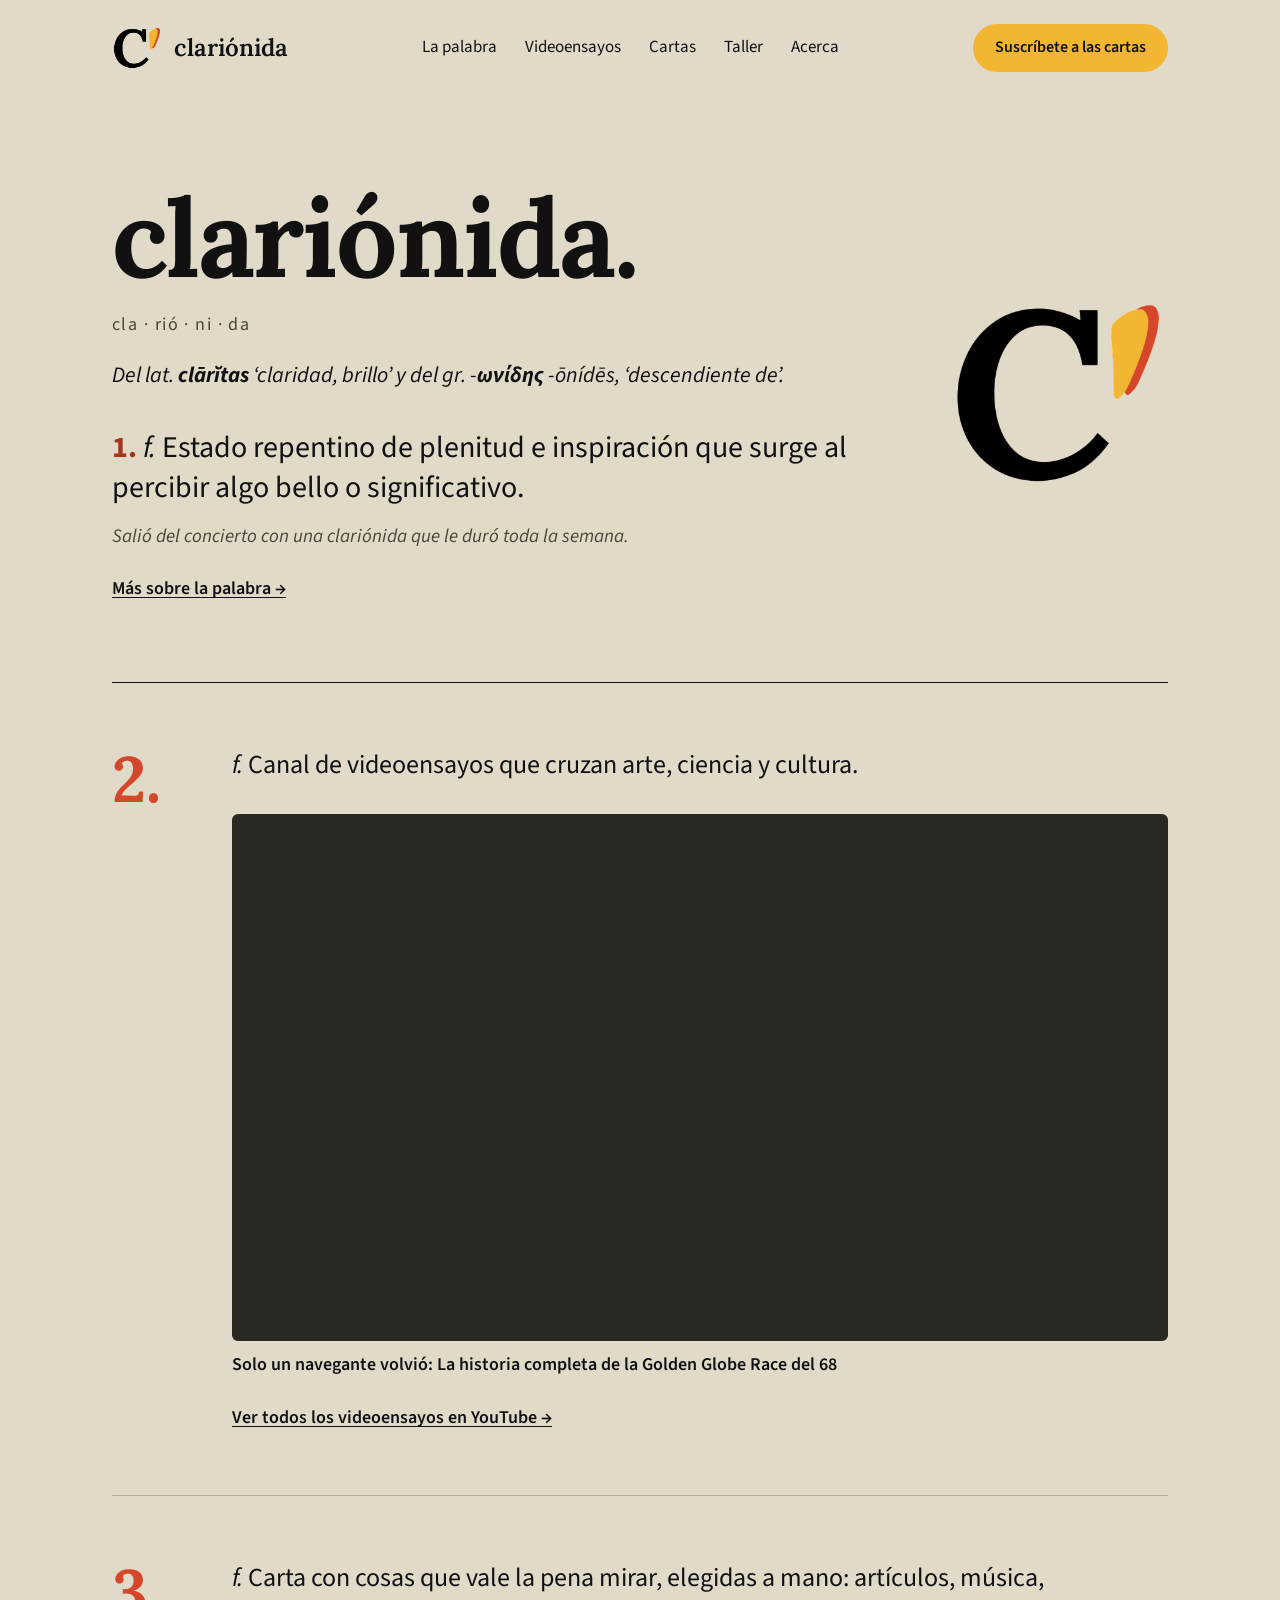
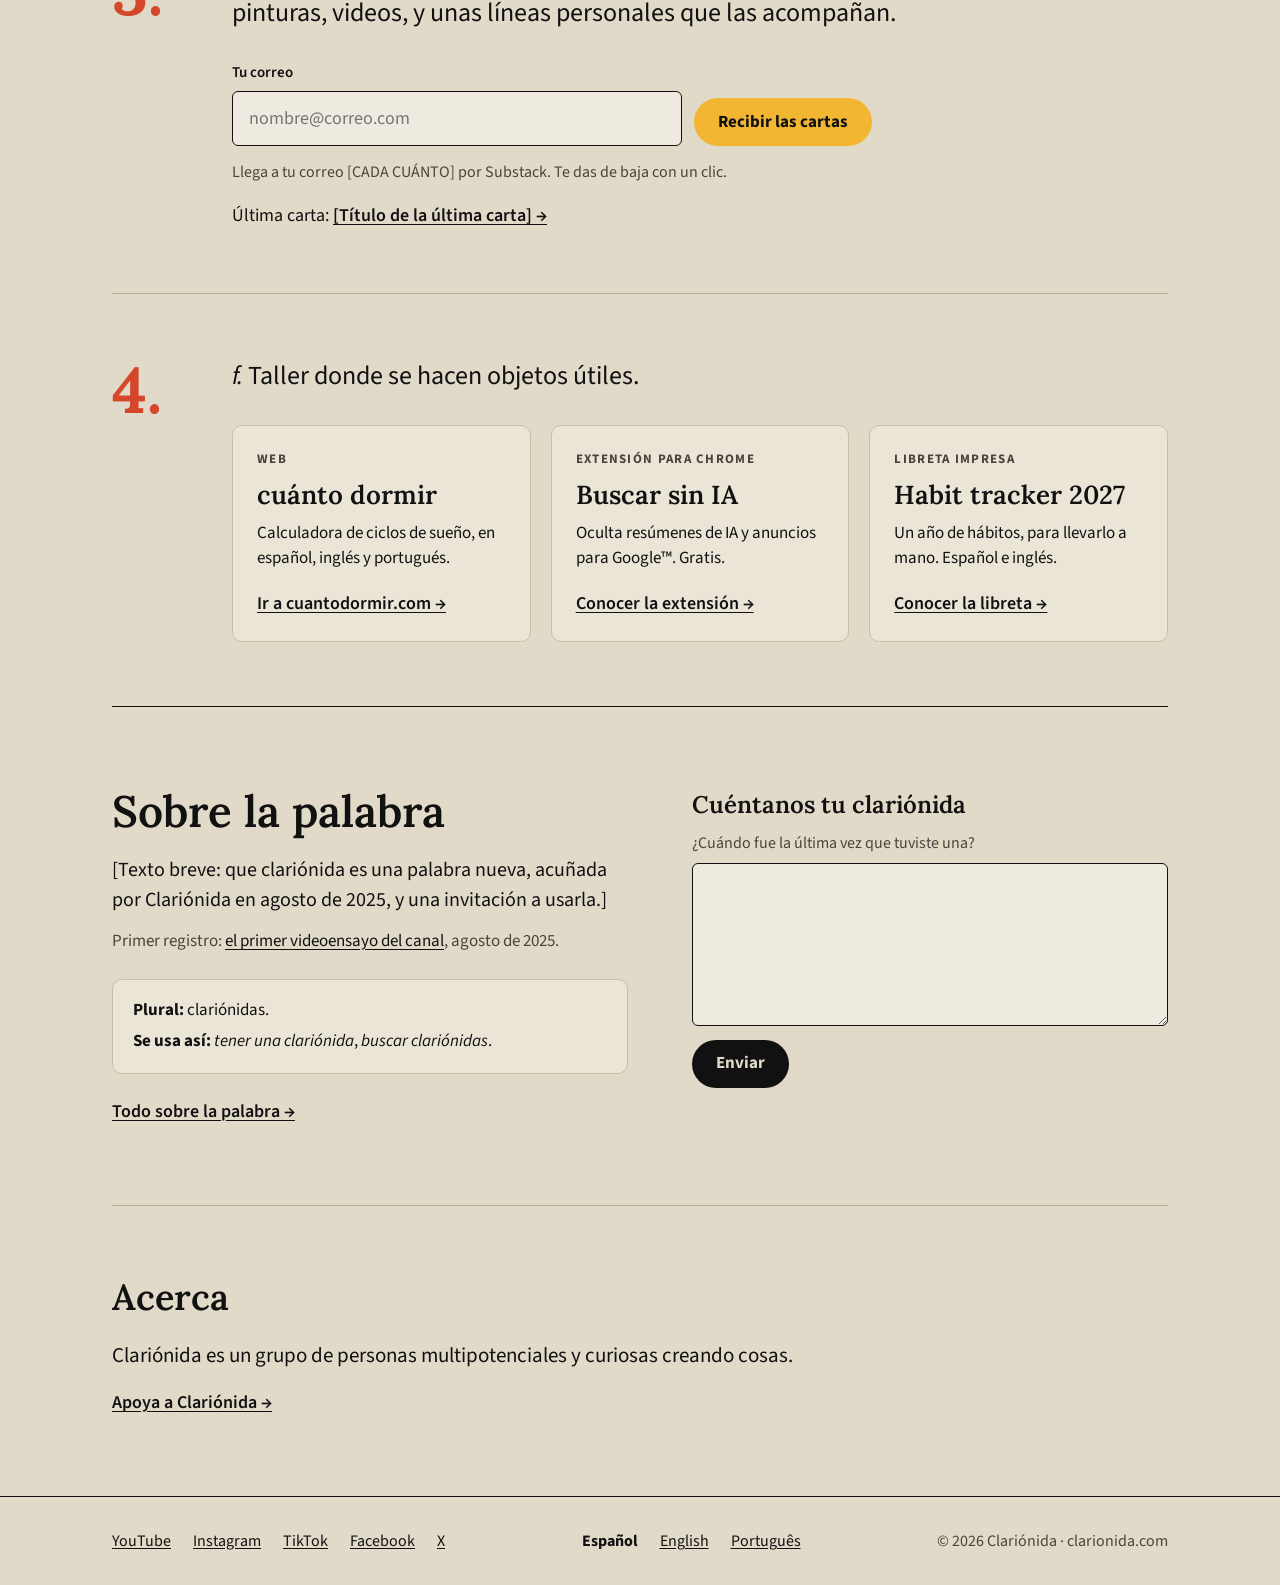
<file: index.html>
<!doctype html>
<html lang="es">
<head>
<meta charset="utf-8">
<meta name="viewport" content="width=device-width, initial-scale=1">
<title>clariónida</title>
<meta name="description" content="Clariónida: estado repentino de plenitud e inspiración que surge al percibir algo bello o significativo. Videoensayos, cartas y un taller donde se hacen objetos útiles.">
<link rel="canonical" href="https://clarionida.com/">
<link rel="alternate" hreflang="es" href="https://clarionida.com/">
<link rel="alternate" hreflang="en" href="https://clarionida.com/en/">
<link rel="alternate" hreflang="pt" href="https://clarionida.com/pt/">
<link rel="alternate" hreflang="x-default" href="https://clarionida.com/">
<meta property="og:type" content="website">
<meta property="og:site_name" content="clariónida">
<meta property="og:title" content="clariónida">
<meta property="og:description" content="Estado repentino de plenitud e inspiración que surge al percibir algo bello o significativo.">
<meta property="og:url" content="https://clarionida.com/">
<meta property="og:image" content="https://clarionida.com/assets/img/compartir.png">
<meta property="og:locale" content="es_LA">
<meta name="twitter:card" content="summary_large_image">
<meta name="theme-color" content="#E1DAC9">
<link rel="icon" type="image/png" sizes="32x32" href="/assets/img/favicon-32.png">
<link rel="apple-touch-icon" href="/assets/img/apple-touch-icon.png">
<link rel="preconnect" href="https://fonts.googleapis.com">
<link rel="preconnect" href="https://fonts.gstatic.com" crossorigin>
<link rel="stylesheet" href="https://fonts.googleapis.com/css2?family=Lora:ital,wght@0,400;0,600;0,700;1,400&amp;family=Source+Sans+3:ital,wght@0,400;0,600;0,700;1,400&amp;display=swap">
<link rel="stylesheet" href="/assets/css/estilo.css">
<script src="/assets/js/config.js" defer></script>
<script src="/assets/js/sitio.js" defer></script>
</head>
<body>
<a class="saltar" href="#contenido">Saltar al contenido</a>

<header class="contenedor cabecera">
  <a class="marca" href="/">
    <img src="/assets/img/logo-clarionida.png" alt="" width="359" height="316">
    <span>clariónida</span>
  </a>
  <nav class="nav" aria-label="Principal">
    <a href="/#palabra">La palabra</a>
    <a href="/#videoensayos">Videoensayos</a>
    <a href="/#cartas">Cartas</a>
    <a href="/#taller">Taller</a>
    <a href="/#acerca">Acerca</a>
  </nav>
  <a class="boton boton--chico" href="/#cartas">Suscríbete<span class="solo-ancho">&nbsp;a las cartas</span></a>
</header>

<main id="contenido" class="contenedor">

  <!-- 1. La definición -->
  <section class="entrada" aria-labelledby="lema">
    <div class="entrada__texto">
      <h1 class="lema" id="lema">clariónida.</h1>
      <p class="pronunciacion">cla · rió · ni · da</p>
      <p class="etimologia">Del lat. <b>clārĭtas</b> ‘claridad, brillo’ y del gr. -<b>ωνίδης</b> -ōnídēs, ‘descendiente de’.</p>
      <p class="acepcion-1"><span class="num">1.</span> <i>f.</i> Estado repentino de plenitud e inspiración que surge al percibir algo bello o significativo.</p>
      <p class="ejemplo">Salió del concierto con una clariónida que le duró toda la semana.</p>
      <p class="mas"><a href="/clarionida/">Más sobre la palabra →</a></p>
    </div>
    <div class="entrada__logo">
      <img src="/assets/img/logo-clarionida.png" alt="Logotipo de Clariónida: una C negra con una pincelada amarilla y roja" width="359" height="316">
    </div>
  </section>

  <!-- 2. Videoensayos -->
  <section class="acepcion" id="videoensayos" aria-label="Videoensayos">
    <div class="acepcion__num" aria-hidden="true">2.</div>
    <div class="acepcion__cuerpo">
      <p class="definicion"><i>f.</i> Canal de videoensayos que cruzan arte, ciencia y cultura.</p>
      <div class="videos" data-videos="3" hidden></div>
      <p style="margin: 28px 0 0"><a href="https://www.youtube.com/@clarionida" style="font-weight: 600">Ver todos los videoensayos en YouTube →</a></p>
    </div>
  </section>

  <!-- 3. Cartas -->
  <section class="acepcion" id="cartas" aria-label="Cartas">
    <div class="acepcion__num" aria-hidden="true">3.</div>
    <div class="acepcion__cuerpo">
      <p class="definicion"><i>f.</i> Carta con cosas que vale la pena mirar, elegidas a mano: artículos, música, pinturas, videos, y unas líneas personales que las acompañan.</p>
      <form class="form-cartas" data-cartas>
        <label>Tu correo
          <input class="campo" type="email" name="email" placeholder="nombre@correo.com" autocomplete="email" required>
        </label>
        <button class="boton" type="submit">Recibir las cartas</button>
      </form>
      <p class="nota">Llega a tu correo [CADA CUÁNTO] por Substack. Te das de baja con un clic.</p>
      <p style="margin: 18px 0 0">Última carta: <a data-enlace="ultimaCarta" href="/#cartas" style="font-weight: 600">[Título de la última carta] →</a></p>
    </div>
  </section>

  <!-- 4. Taller -->
  <section class="acepcion acepcion--cierre" id="taller" aria-label="Taller">
    <div class="acepcion__num" aria-hidden="true">4.</div>
    <div class="acepcion__cuerpo">
      <p class="definicion"><i>f.</i> Taller donde se hacen objetos útiles.</p>
      <div class="tarjetas">
        <div class="tarjeta">
          <span class="tarjeta__tipo">Web</span>
          <h3>cuánto dormir</h3>
          <p>Calculadora de ciclos de sueño, en español, inglés y portugués.</p>
          <a class="tarjeta__enlace" href="https://cuantodormir.com">Ir a cuantodormir.com →</a>
        </div>
        <div class="tarjeta">
          <span class="tarjeta__tipo">Extensión para Chrome</span>
          <h3>Buscar sin IA</h3>
          <p>Oculta resúmenes de IA y anuncios para Google™. Gratis.</p>
          <a class="tarjeta__enlace" href="/buscar-sin-ia/">Conocer la extensión →</a>
        </div>
        <div class="tarjeta">
          <span class="tarjeta__tipo">Libreta impresa</span>
          <h3>Habit tracker 2027</h3>
          <p>Un año de hábitos, para llevarlo a mano. Español e inglés.</p>
          <a class="tarjeta__enlace" href="/libreta">Conocer la libreta →</a>
        </div>
      </div>
    </div>
  </section>

  <!-- Sobre la palabra -->
  <section class="palabra" id="palabra" aria-labelledby="titulo-palabra">
    <div class="palabra__texto">
      <h2 class="titulo-2" id="titulo-palabra">Sobre la palabra</h2>
      <p style="margin: 20px 0 0; font-size: 20px">[Texto breve: que clariónida es una palabra nueva, acuñada por Clariónida en agosto de 2025, y una invitación a usarla.]</p>
      <p style="margin: 14px 0 0; font-size: 17px; color: var(--texto-2)">Primer registro: <a href="https://www.youtube.com/watch?v=t9_IRkidehw">el primer videoensayo del canal</a>, agosto de 2025.</p>
      <div class="recuadro">
        <span><b>Plural:</b> clariónidas.</span>
        <span><b>Se usa así:</b> <i>tener una clariónida</i>, <i>buscar clariónidas</i>.</span>
      </div>
      <p class="mas"><a href="/clarionida/">Todo sobre la palabra →</a></p>
    </div>
    <div class="palabra__form">
      <form class="form-clarionida" data-clarionida>
        <label>Cuéntanos tu clariónida
          <small>¿Cuándo fue la última vez que tuviste una?</small>
          <textarea class="campo" name="clarionida" rows="5" required></textarea>
        </label>
        <input class="oculto-visual" type="text" name="_gotcha" tabindex="-1" autocomplete="off" aria-hidden="true">
        <input type="hidden" name="_subject" value="Nueva clariónida (desde la home)">
        <button class="boton boton--oscuro" type="submit">Enviar</button>
      </form>
    </div>
  </section>

  <!-- Acerca -->
  <section class="acerca" id="acerca" aria-labelledby="titulo-acerca">
    <h2 id="titulo-acerca">Acerca</h2>
    <p>Clariónida es un grupo de personas multipotenciales y curiosas creando cosas.</p>
    <p style="margin-top: 18px; font-size: 18px"><a href="/apoya/" style="font-weight: 600">Apoya a Clariónida →</a></p>
  </section>
</main>

<footer class="pie">
  <div class="contenedor pie__dentro">
    <nav aria-label="Redes">
      <a href="https://www.youtube.com/@clarionida">YouTube</a>
      <a href="https://www.instagram.com/clarionida">Instagram</a>
      <a href="https://www.tiktok.com/@clarionida">TikTok</a>
      <a href="https://www.facebook.com/clarionida">Facebook</a>
      <a href="https://x.com/clarionida">X</a>
      <a data-enlace="whatsapp" data-si-enlace="whatsapp" href="#" hidden>WhatsApp</a>
    </nav>
    <nav class="idiomas" aria-label="Idioma">
      <a href="/" hreflang="es" lang="es" aria-current="page">Español</a>
      <a href="/en/" hreflang="en" lang="en">English</a>
      <a href="/pt/" hreflang="pt" lang="pt">Português</a>
    </nav>
    <span class="pie__firma">© <span data-anio>2026</span> Clariónida · clarionida.com</span>
  </div>
</footer>
</body>
</html>
</file>
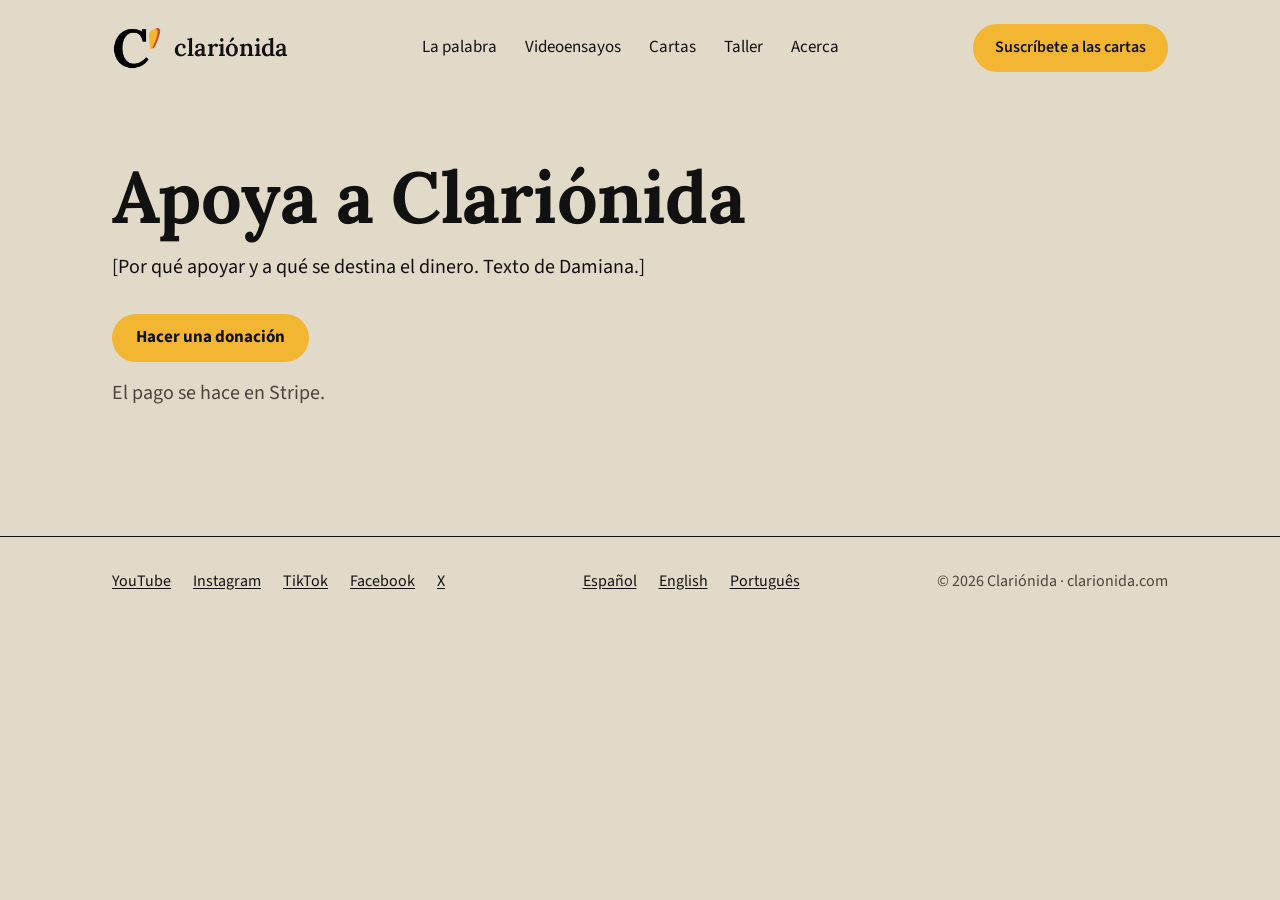
<file: apoya/index.html>
<!doctype html>
<html lang="es">
<head>
<meta charset="utf-8">
<meta name="viewport" content="width=device-width, initial-scale=1">
<title>Apoya a Clariónida</title>
<meta name="description" content="Apoya a Clariónida con una donación.">
<link rel="canonical" href="https://clarionida.com/apoya/">
<meta property="og:type" content="website">
<meta property="og:site_name" content="clariónida">
<meta property="og:title" content="Apoya a Clariónida">
<meta property="og:description" content="Apoya a Clariónida con una donación.">
<meta property="og:url" content="https://clarionida.com/apoya/">
<meta property="og:image" content="https://clarionida.com/assets/img/compartir.png">
<meta property="og:locale" content="es_LA">
<meta name="twitter:card" content="summary_large_image">
<meta name="theme-color" content="#E1DAC9">
<link rel="icon" type="image/png" sizes="32x32" href="/assets/img/favicon-32.png">
<link rel="apple-touch-icon" href="/assets/img/apple-touch-icon.png">
<link rel="preconnect" href="https://fonts.googleapis.com">
<link rel="preconnect" href="https://fonts.gstatic.com" crossorigin>
<link rel="stylesheet" href="https://fonts.googleapis.com/css2?family=Lora:ital,wght@0,400;0,600;0,700;1,400&amp;family=Source+Sans+3:ital,wght@0,400;0,600;0,700;1,400&amp;display=swap">
<link rel="stylesheet" href="/assets/css/estilo.css">
<script src="/assets/js/config.js" defer></script>
<script src="/assets/js/sitio.js" defer></script>
</head>
<body>
<a class="saltar" href="#contenido">Saltar al contenido</a>

<header class="contenedor cabecera">
  <a class="marca" href="/">
    <img src="/assets/img/logo-clarionida.png" alt="" width="359" height="316">
    <span>clariónida</span>
  </a>
  <nav class="nav" aria-label="Principal">
    <a href="/#palabra">La palabra</a>
    <a href="/#videoensayos">Videoensayos</a>
    <a href="/#cartas">Cartas</a>
    <a href="/#taller">Taller</a>
    <a href="/#acerca">Acerca</a>
  </nav>
  <a class="boton boton--chico" href="/#cartas">Suscríbete<span class="solo-ancho">&nbsp;a las cartas</span></a>
</header>

<main id="contenido" class="contenedor pagina">
  <section class="seccion" aria-labelledby="t-apoya">
    <h1 class="titulo-1" id="t-apoya">Apoya a Clariónida</h1>
    <p class="entradilla">[Por qué apoyar y a qué se destina el dinero. Texto de Damiana.]</p>
    <p style="margin-top: 32px"><a class="boton" href="https://donate.stripe.com/bJeeVfgHU7Npa1A59ocAo00">Hacer una donación</a></p>
    <p class="dato">El pago se hace en Stripe.</p>
  </section>
</main>

<footer class="pie">
  <div class="contenedor pie__dentro">
    <nav aria-label="Redes">
      <a href="https://www.youtube.com/@clarionida">YouTube</a>
      <a href="https://www.instagram.com/clarionida">Instagram</a>
      <a href="https://www.tiktok.com/@clarionida">TikTok</a>
      <a href="https://www.facebook.com/clarionida">Facebook</a>
      <a href="https://x.com/clarionida">X</a>
      <a data-enlace="whatsapp" data-si-enlace="whatsapp" href="#" hidden>WhatsApp</a>
    </nav>
    <nav class="idiomas" aria-label="Idioma">
      <a href="/" hreflang="es" lang="es">Español</a>
      <a href="/en/" hreflang="en" lang="en">English</a>
      <a href="/pt/" hreflang="pt" lang="pt">Português</a>
    </nav>
    <span class="pie__firma">© <span data-anio>2026</span> Clariónida · clarionida.com</span>
  </div>
</footer>
</body>
</html>
</file>
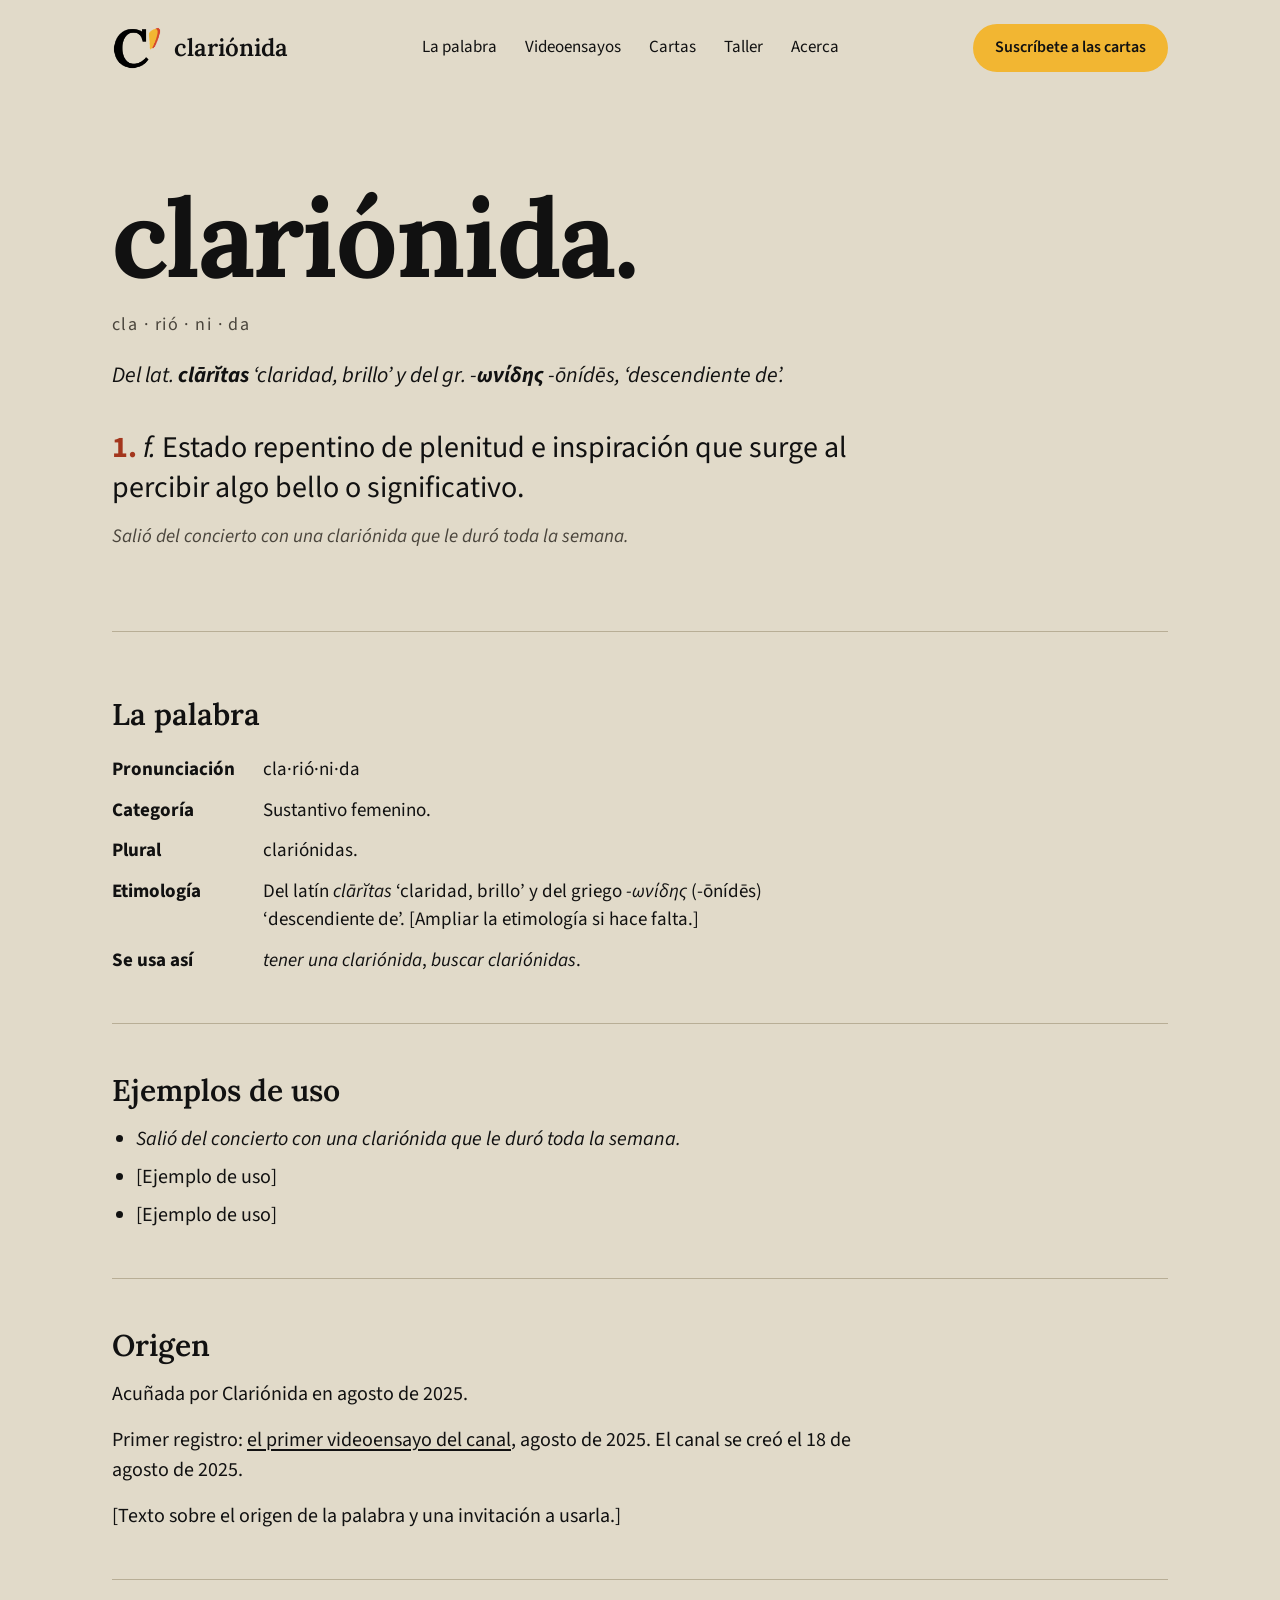
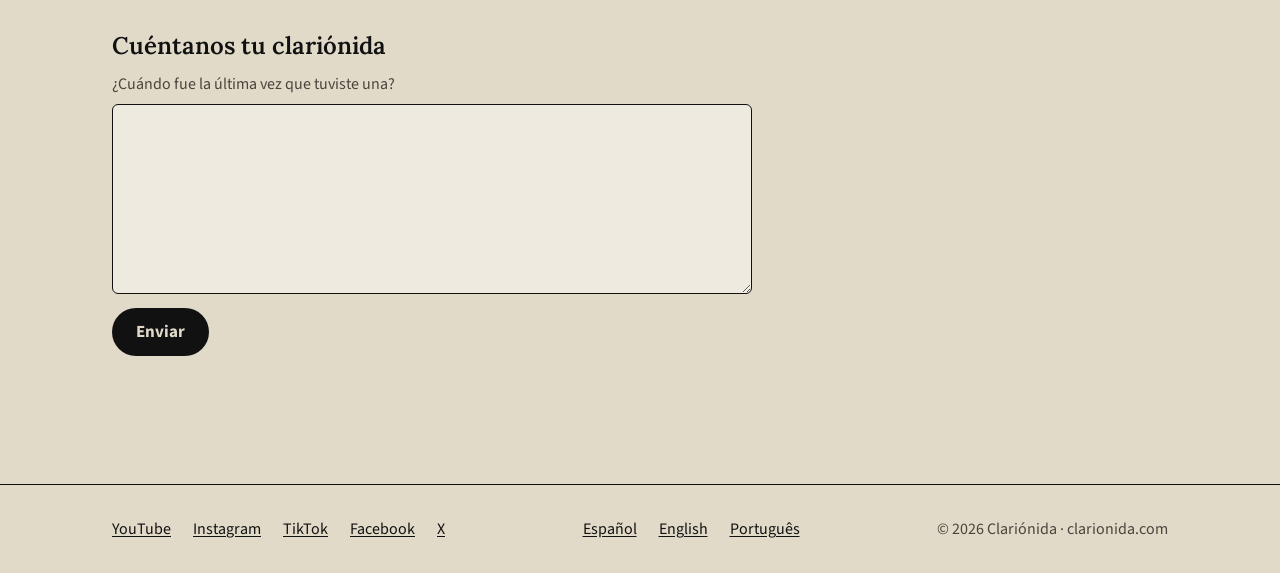
<file: clarionida/index.html>
<!doctype html>
<html lang="es">
<head>
<meta charset="utf-8">
<meta name="viewport" content="width=device-width, initial-scale=1">
<title>clariónida · la palabra</title>
<meta name="description" content="clariónida (cla·rió·ni·da), f.: estado repentino de plenitud e inspiración que surge al percibir algo bello o significativo. Definición, etimología, plural, ejemplos de uso y origen de la palabra.">
<link rel="canonical" href="https://clarionida.com/clarionida/">
<meta property="og:type" content="article">
<meta property="og:site_name" content="clariónida">
<meta property="og:title" content="clariónida · la palabra">
<meta property="og:description" content="Estado repentino de plenitud e inspiración que surge al percibir algo bello o significativo.">
<meta property="og:url" content="https://clarionida.com/clarionida/">
<meta property="og:image" content="https://clarionida.com/assets/img/compartir.png">
<meta property="og:locale" content="es_LA">
<meta name="twitter:card" content="summary_large_image">
<meta name="theme-color" content="#E1DAC9">
<link rel="icon" type="image/png" sizes="32x32" href="/assets/img/favicon-32.png">
<link rel="apple-touch-icon" href="/assets/img/apple-touch-icon.png">
<link rel="preconnect" href="https://fonts.googleapis.com">
<link rel="preconnect" href="https://fonts.gstatic.com" crossorigin>
<link rel="stylesheet" href="https://fonts.googleapis.com/css2?family=Lora:ital,wght@0,400;0,600;0,700;1,400&amp;family=Source+Sans+3:ital,wght@0,400;0,600;0,700;1,400&amp;display=swap">
<link rel="stylesheet" href="/assets/css/estilo.css">
<script src="/assets/js/config.js" defer></script>
<script src="/assets/js/sitio.js" defer></script>
<script type="application/ld+json">
{
  "@context": "https://schema.org",
  "@type": "DefinedTerm",
  "name": "clariónida",
  "description": "Estado repentino de plenitud e inspiración que surge al percibir algo bello o significativo.",
  "inLanguage": "es",
  "url": "https://clarionida.com/clarionida/",
  "termCode": "clariónida",
  "subjectOf": {
    "@type": "VideoObject",
    "name": "Primer registro de la palabra clariónida",
    "url": "https://www.youtube.com/watch?v=t9_IRkidehw"
  }
}
</script>
</head>
<body>
<a class="saltar" href="#contenido">Saltar al contenido</a>

<header class="contenedor cabecera">
  <a class="marca" href="/">
    <img src="/assets/img/logo-clarionida.png" alt="" width="359" height="316">
    <span>clariónida</span>
  </a>
  <nav class="nav" aria-label="Principal">
    <a href="/clarionida/" aria-current="page">La palabra</a>
    <a href="/#videoensayos">Videoensayos</a>
    <a href="/#cartas">Cartas</a>
    <a href="/#taller">Taller</a>
    <a href="/#acerca">Acerca</a>
  </nav>
  <a class="boton boton--chico" href="/#cartas">Suscríbete<span class="solo-ancho">&nbsp;a las cartas</span></a>
</header>

<main id="contenido" class="contenedor">

  <article class="entrada" style="border-bottom-width: 1px; border-bottom-color: var(--linea)" aria-labelledby="lema">
    <div class="entrada__texto">
      <h1 class="lema" id="lema">clariónida.</h1>
      <p class="pronunciacion"><span class="oculto-visual">Pronunciación: </span>cla · rió · ni · da</p>
      <p class="etimologia">Del lat. <b>clārĭtas</b> ‘claridad, brillo’ y del gr. -<b>ωνίδης</b> -ōnídēs, ‘descendiente de’.</p>
      <p class="acepcion-1"><span class="num">1.</span> <i>f.</i> Estado repentino de plenitud e inspiración que surge al percibir algo bello o significativo.</p>
      <p class="ejemplo">Salió del concierto con una clariónida que le duró toda la semana.</p>
    </div>
  </article>

  <div class="pagina">

    <section class="seccion" aria-labelledby="t-ficha">
      <h2 class="titulo-3" id="t-ficha">La palabra</h2>
      <dl class="ficha">
        <dt>Pronunciación</dt>
        <dd>cla·rió·ni·da</dd>
        <dt>Categoría</dt>
        <dd>Sustantivo femenino.</dd>
        <dt>Plural</dt>
        <dd>clariónidas.</dd>
        <dt>Etimología</dt>
        <dd>Del latín <i>clārĭtas</i> ‘claridad, brillo’ y del griego <i>-ωνίδης</i> (-ōnídēs) ‘descendiente de’. [Ampliar la etimología si hace falta.]</dd>
        <dt>Se usa así</dt>
        <dd><i>tener una clariónida</i>, <i>buscar clariónidas</i>.</dd>
      </dl>
    </section>

    <section class="seccion" aria-labelledby="t-ejemplos">
      <h2 class="titulo-3" id="t-ejemplos">Ejemplos de uso</h2>
      <ul>
        <li><i>Salió del concierto con una clariónida que le duró toda la semana.</i></li>
        <li>[Ejemplo de uso]</li>
        <li>[Ejemplo de uso]</li>
      </ul>
    </section>

    <section class="seccion" aria-labelledby="t-origen">
      <h2 class="titulo-3" id="t-origen">Origen</h2>
      <p>Acuñada por Clariónida en agosto de 2025.</p>
      <p>Primer registro: <a href="https://www.youtube.com/watch?v=t9_IRkidehw">el primer videoensayo del canal</a>, agosto de 2025. El canal se creó el 18 de agosto de 2025.</p>
      <p>[Texto sobre el origen de la palabra y una invitación a usarla.]</p>
    </section>

    <section class="seccion" aria-labelledby="t-cuentanos">
      <div class="palabra__form" style="max-width: 640px">
        <form class="form-clarionida" data-clarionida>
          <label id="t-cuentanos">Cuéntanos tu clariónida
            <small>¿Cuándo fue la última vez que tuviste una?</small>
            <textarea class="campo" name="clarionida" rows="6" required></textarea>
          </label>
          <input class="oculto-visual" type="text" name="_gotcha" tabindex="-1" autocomplete="off" aria-hidden="true">
          <input type="hidden" name="_subject" value="Nueva clariónida (desde /clarionida)">
          <button class="boton boton--oscuro" type="submit">Enviar</button>
        </form>
      </div>
    </section>

  </div>
</main>

<footer class="pie">
  <div class="contenedor pie__dentro">
    <nav aria-label="Redes">
      <a href="https://www.youtube.com/@clarionida">YouTube</a>
      <a href="https://www.instagram.com/clarionida">Instagram</a>
      <a href="https://www.tiktok.com/@clarionida">TikTok</a>
      <a href="https://www.facebook.com/clarionida">Facebook</a>
      <a href="https://x.com/clarionida">X</a>
      <a data-enlace="whatsapp" data-si-enlace="whatsapp" href="#" hidden>WhatsApp</a>
    </nav>
    <nav class="idiomas" aria-label="Idioma">
      <a href="/" hreflang="es" lang="es">Español</a>
      <a href="/en/" hreflang="en" lang="en">English</a>
      <a href="/pt/" hreflang="pt" lang="pt">Português</a>
    </nav>
    <span class="pie__firma">© <span data-anio>2026</span> Clariónida · clarionida.com</span>
  </div>
</footer>
</body>
</html>
</file>
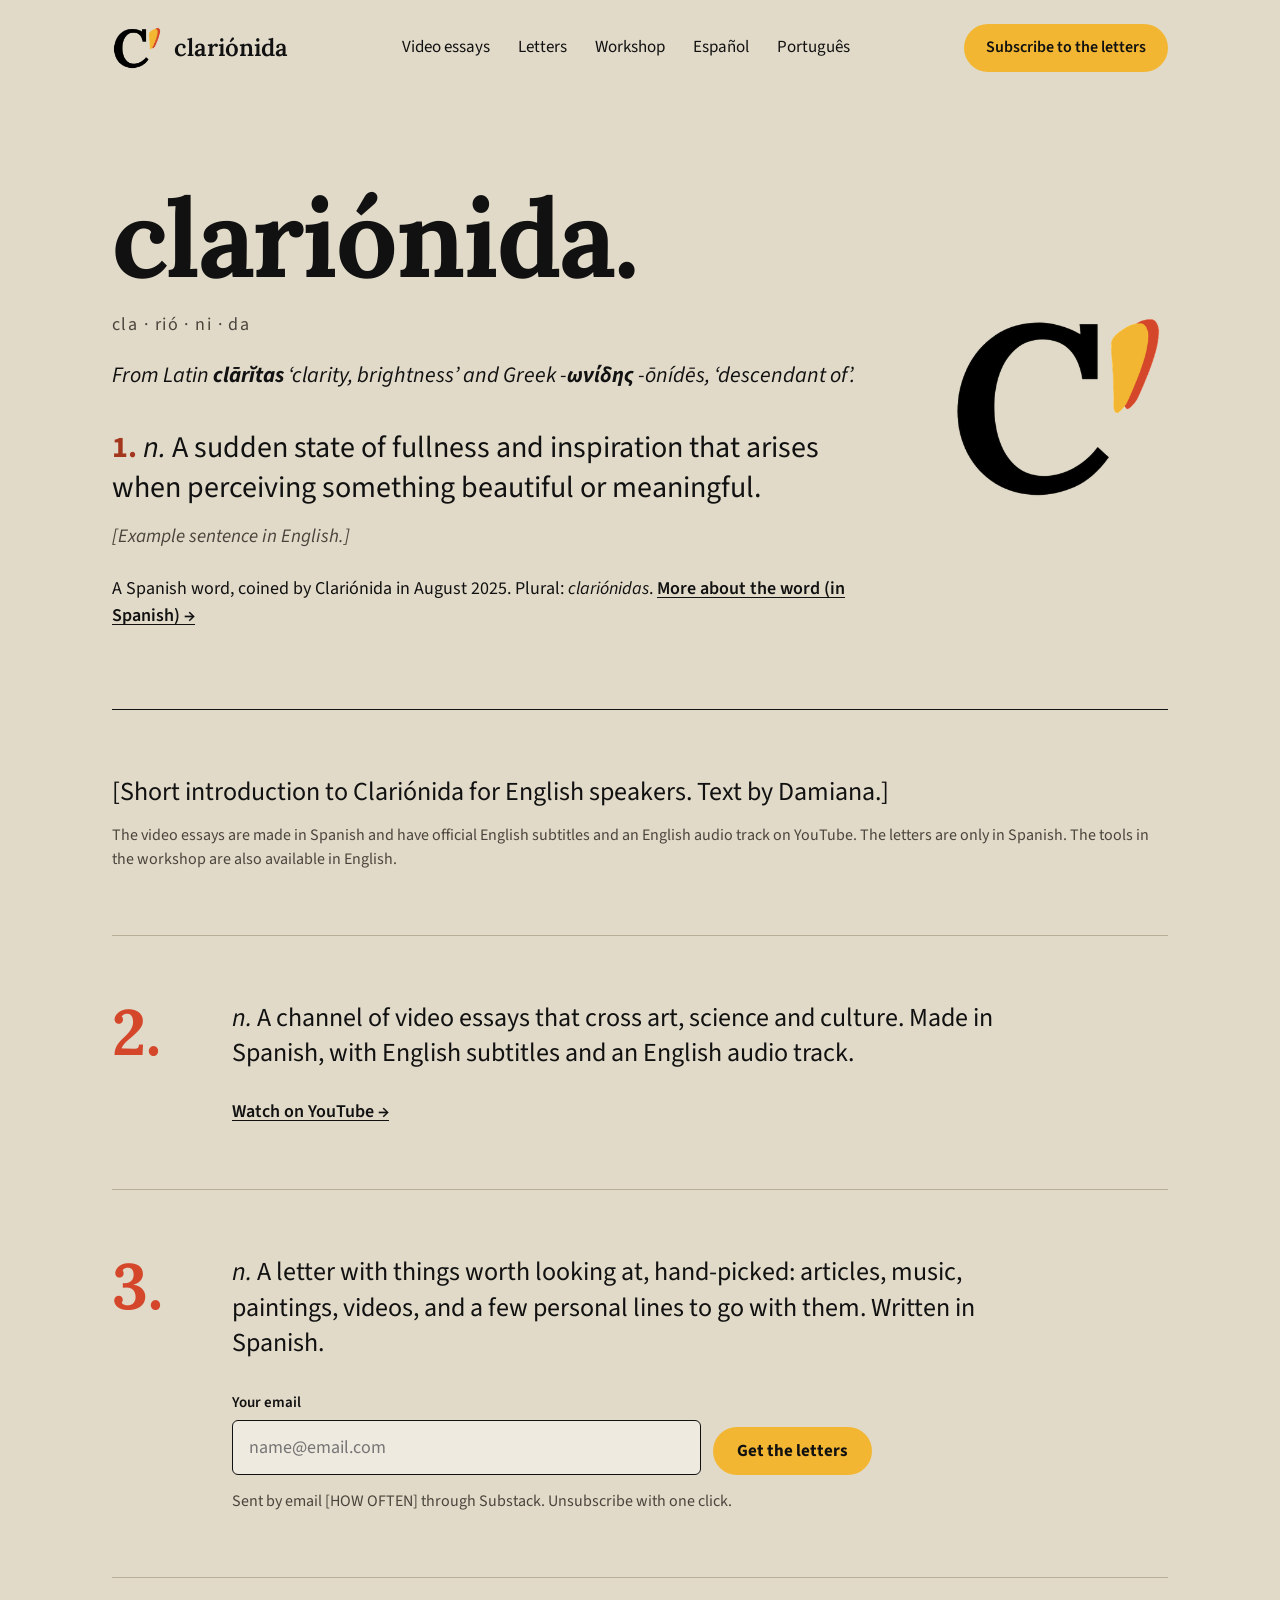
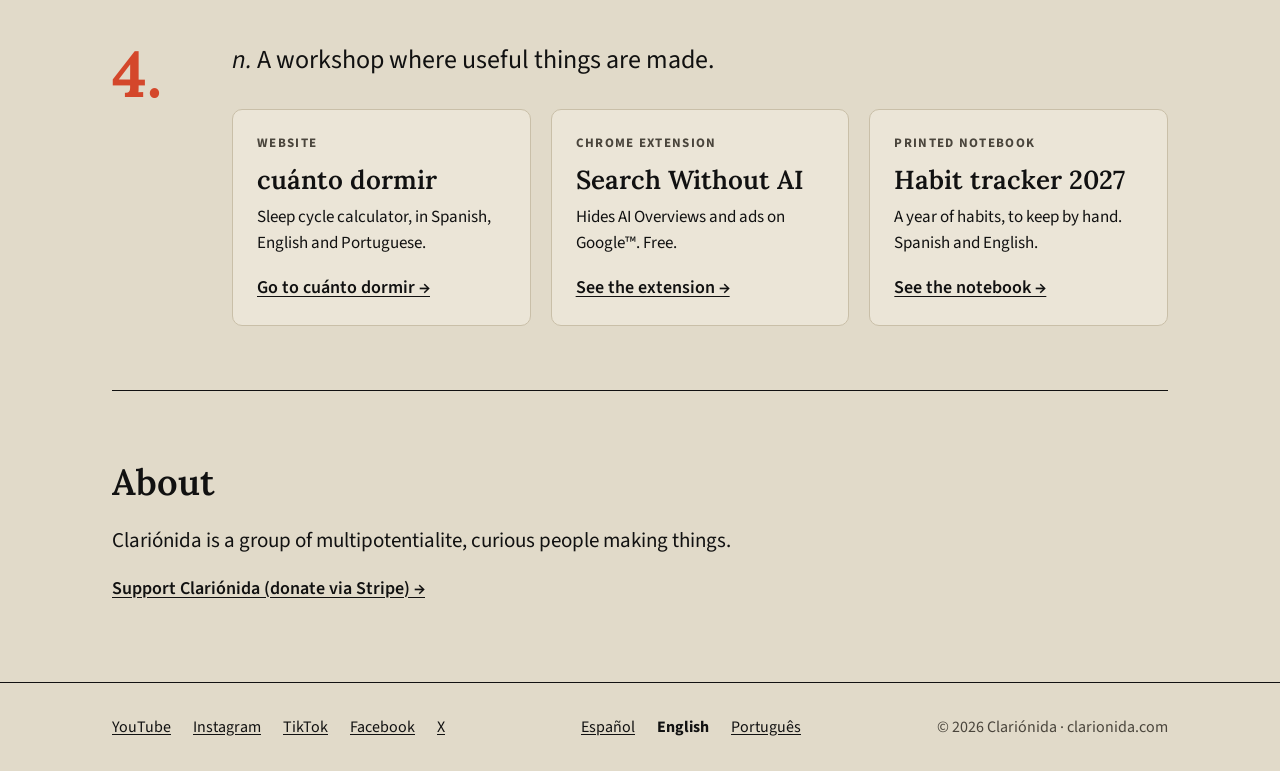
<file: en/index.html>
<!doctype html>
<html lang="en">
<head>
<meta charset="utf-8">
<meta name="viewport" content="width=device-width, initial-scale=1">
<title>clariónida · in English</title>
<meta name="description" content="Clariónida: a sudden state of fullness and inspiration that arises when perceiving something beautiful or meaningful. Video essays, letters and a workshop that makes useful things.">
<link rel="canonical" href="https://clarionida.com/en/">
<link rel="alternate" hreflang="es" href="https://clarionida.com/">
<link rel="alternate" hreflang="en" href="https://clarionida.com/en/">
<link rel="alternate" hreflang="pt" href="https://clarionida.com/pt/">
<link rel="alternate" hreflang="x-default" href="https://clarionida.com/">
<meta property="og:type" content="website">
<meta property="og:site_name" content="clariónida">
<meta property="og:title" content="clariónida">
<meta property="og:description" content="A sudden state of fullness and inspiration that arises when perceiving something beautiful or meaningful.">
<meta property="og:url" content="https://clarionida.com/en/">
<meta property="og:image" content="https://clarionida.com/assets/img/compartir.png">
<meta property="og:locale" content="en_US">
<meta name="twitter:card" content="summary_large_image">
<meta name="theme-color" content="#E1DAC9">
<link rel="icon" type="image/png" sizes="32x32" href="/assets/img/favicon-32.png">
<link rel="apple-touch-icon" href="/assets/img/apple-touch-icon.png">
<link rel="preconnect" href="https://fonts.googleapis.com">
<link rel="preconnect" href="https://fonts.gstatic.com" crossorigin>
<link rel="stylesheet" href="https://fonts.googleapis.com/css2?family=Lora:ital,wght@0,400;0,600;0,700;1,400&amp;family=Source+Sans+3:ital,wght@0,400;0,600;0,700;1,400&amp;display=swap">
<link rel="stylesheet" href="/assets/css/estilo.css">
<script src="/assets/js/config.js" defer></script>
<script src="/assets/js/sitio.js" defer></script>
</head>
<body>
<a class="saltar" href="#contenido">Skip to content</a>

<header class="contenedor cabecera">
  <a class="marca" href="/en/">
    <img src="/assets/img/logo-clarionida.png" alt="" width="359" height="316">
    <span>clariónida</span>
  </a>
  <nav class="nav" aria-label="Main">
    <a href="#videos">Video essays</a>
    <a href="#letters">Letters</a>
    <a href="#workshop">Workshop</a>
    <a href="/" hreflang="es" lang="es">Español</a>
    <a href="/pt/" hreflang="pt" lang="pt">Português</a>
  </nav>
  <a class="boton boton--chico" href="#letters">Subscribe<span class="solo-ancho">&nbsp;to the letters</span></a>
</header>

<main id="contenido" class="contenedor">

  <section class="entrada" aria-labelledby="lema">
    <div class="entrada__texto">
      <h1 class="lema" id="lema" lang="es">clariónida.</h1>
      <p class="pronunciacion" lang="es">cla · rió · ni · da</p>
      <p class="etimologia">From Latin <b lang="la">clārĭtas</b> ‘clarity, brightness’ and Greek -<b lang="grc">ωνίδης</b> -ōnídēs, ‘descendant of’.</p>
      <p class="acepcion-1"><span class="num">1.</span> <i>n.</i> A sudden state of fullness and inspiration that arises when perceiving something beautiful or meaningful.</p>
      <p class="ejemplo">[Example sentence in English.]</p>
      <p class="mas" style="font-weight: 400">A Spanish word, coined by Clariónida in August 2025. Plural: <i lang="es">clariónidas</i>. <a href="/clarionida/" hreflang="es" style="font-weight: 600">More about the word (in Spanish) →</a></p>
    </div>
    <div class="entrada__logo">
      <img src="/assets/img/logo-clarionida.png" alt="Clariónida logo: a black C with a yellow and red brushstroke" width="359" height="316">
    </div>
  </section>

  <section class="acepcion" aria-label="About">
    <div class="acepcion__cuerpo" style="flex-basis: 100%">
      <p class="definicion">[Short introduction to Clariónida for English speakers. Text by Damiana.]</p>
      <p class="nota">The video essays are made in Spanish and have official English subtitles and an English audio track on YouTube. The letters are only in Spanish. The tools in the workshop are also available in English.</p>
    </div>
  </section>

  <section class="acepcion" id="videos" aria-label="Video essays">
    <div class="acepcion__num" aria-hidden="true">2.</div>
    <div class="acepcion__cuerpo">
      <p class="definicion"><i>n.</i> A channel of video essays that cross art, science and culture. Made in Spanish, with English subtitles and an English audio track.</p>
      <p style="margin: 28px 0 0"><a href="https://www.youtube.com/@clarionida" style="font-weight: 600">Watch on YouTube →</a></p>
    </div>
  </section>

  <section class="acepcion" id="letters" aria-label="Letters">
    <div class="acepcion__num" aria-hidden="true">3.</div>
    <div class="acepcion__cuerpo">
      <p class="definicion"><i>n.</i> A letter with things worth looking at, hand-picked: articles, music, paintings, videos, and a few personal lines to go with them. Written in Spanish.</p>
      <form class="form-cartas" data-cartas>
        <label>Your email
          <input class="campo" type="email" name="email" placeholder="name@email.com" autocomplete="email" required>
        </label>
        <button class="boton" type="submit">Get the letters</button>
      </form>
      <p class="nota">Sent by email [HOW OFTEN] through Substack. Unsubscribe with one click.</p>
    </div>
  </section>

  <section class="acepcion acepcion--cierre" id="workshop" aria-label="Workshop">
    <div class="acepcion__num" aria-hidden="true">4.</div>
    <div class="acepcion__cuerpo">
      <p class="definicion"><i>n.</i> A workshop where useful things are made.</p>
      <div class="tarjetas">
        <div class="tarjeta">
          <span class="tarjeta__tipo">Website</span>
          <h3 lang="es">cuánto dormir</h3>
          <p>Sleep cycle calculator, in Spanish, English and Portuguese.</p>
          <a class="tarjeta__enlace" href="https://cuantodormir.com/en/">Go to cuánto dormir →</a>
        </div>
        <div class="tarjeta">
          <span class="tarjeta__tipo">Chrome extension</span>
          <h3>Search Without AI</h3>
          <p>Hides AI Overviews and ads on Google™. Free.</p>
          <a class="tarjeta__enlace" href="/buscar-sin-ia/en/">See the extension →</a>
        </div>
        <div class="tarjeta">
          <span class="tarjeta__tipo">Printed notebook</span>
          <h3>Habit tracker 2027</h3>
          <p>A year of habits, to keep by hand. Spanish and English.</p>
          <a class="tarjeta__enlace" href="/libreta/#english">See the notebook →</a>
        </div>
      </div>
    </div>
  </section>

  <section class="acerca" aria-labelledby="titulo-acerca">
    <h2 id="titulo-acerca">About</h2>
    <p>Clariónida is a group of multipotentialite, curious people making things.</p>
    <p style="margin-top: 18px; font-size: 18px"><a href="https://donate.stripe.com/bJeeVfgHU7Npa1A59ocAo00" style="font-weight: 600">Support Clariónida (donate via Stripe) →</a></p>
  </section>
</main>

<footer class="pie">
  <div class="contenedor pie__dentro">
    <nav aria-label="Social">
      <a href="https://www.youtube.com/@clarionida">YouTube</a>
      <a href="https://www.instagram.com/clarionida">Instagram</a>
      <a href="https://www.tiktok.com/@clarionida">TikTok</a>
      <a href="https://www.facebook.com/clarionida">Facebook</a>
      <a href="https://x.com/clarionida">X</a>
      <a data-enlace="whatsapp" data-si-enlace="whatsapp" href="#" hidden>WhatsApp</a>
    </nav>
    <nav class="idiomas" aria-label="Language">
      <a href="/" hreflang="es" lang="es">Español</a>
      <a href="/en/" hreflang="en" lang="en" aria-current="page">English</a>
      <a href="/pt/" hreflang="pt" lang="pt">Português</a>
    </nav>
    <span class="pie__firma">© <span data-anio>2026</span> Clariónida · clarionida.com</span>
  </div>
</footer>
</body>
</html>
</file>
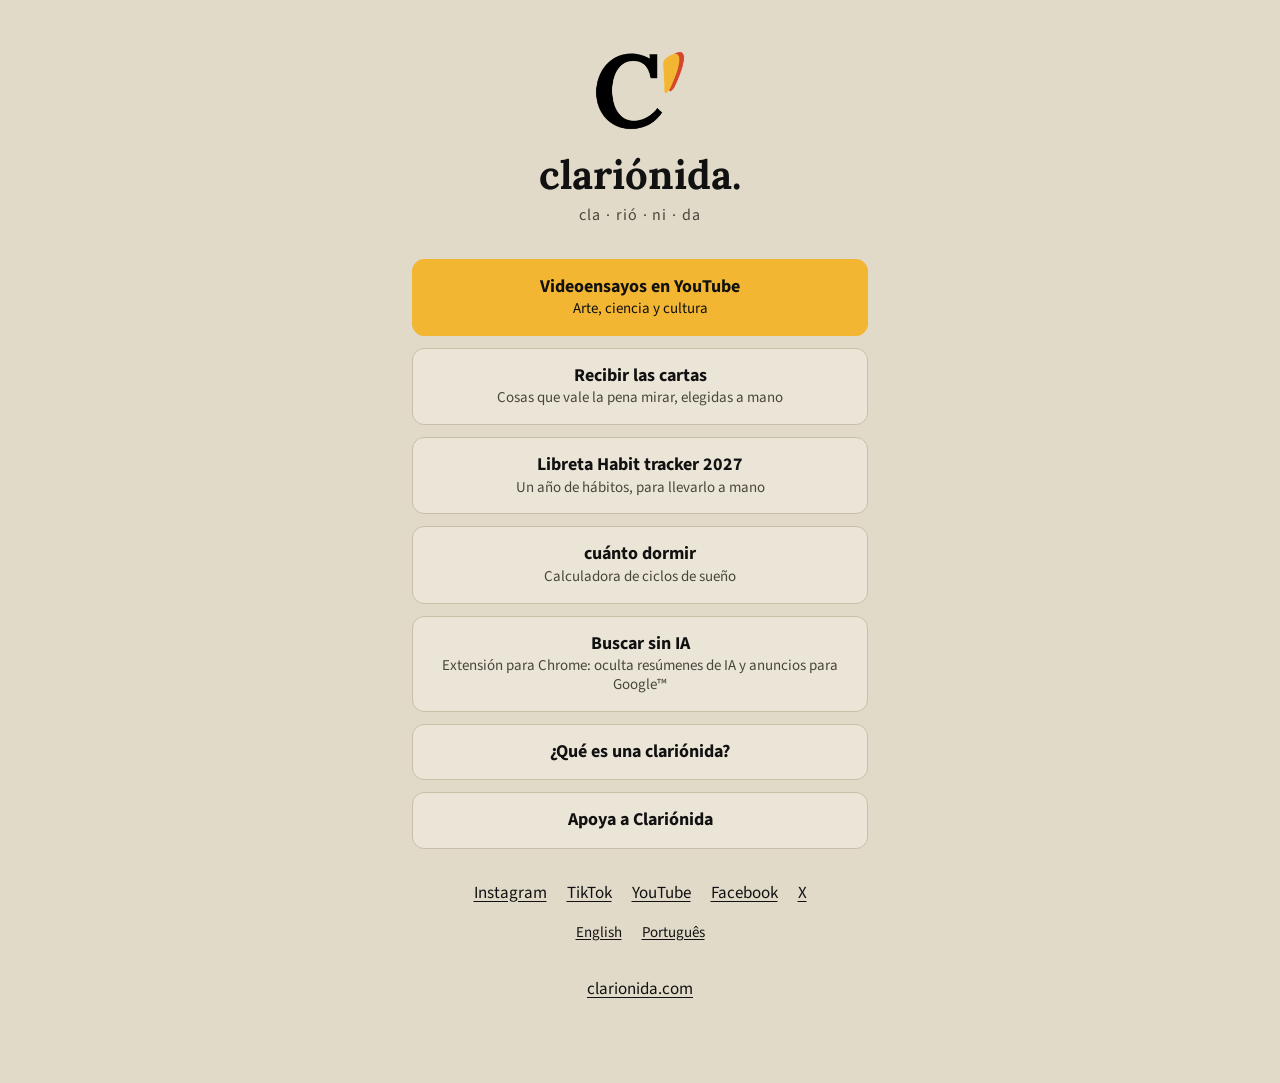
<file: enlaces/index.html>
<!doctype html>
<html lang="es">
<head>
<meta charset="utf-8">
<meta name="viewport" content="width=device-width, initial-scale=1">
<title>clariónida · enlaces</title>
<meta name="description" content="Todos los enlaces de Clariónida: videoensayos, cartas, la libreta, cuánto dormir, Buscar sin IA y redes.">
<link rel="canonical" href="https://clarionida.com/enlaces/">
<meta property="og:type" content="website">
<meta property="og:site_name" content="clariónida">
<meta property="og:title" content="clariónida · enlaces">
<meta property="og:description" content="Videoensayos, cartas, la libreta y lo demás del taller.">
<meta property="og:url" content="https://clarionida.com/enlaces/">
<meta property="og:image" content="https://clarionida.com/assets/img/compartir.png">
<meta property="og:locale" content="es_LA">
<meta name="twitter:card" content="summary_large_image">
<meta name="theme-color" content="#E1DAC9">
<link rel="icon" type="image/png" sizes="32x32" href="/assets/img/favicon-32.png">
<link rel="apple-touch-icon" href="/assets/img/apple-touch-icon.png">
<link rel="preconnect" href="https://fonts.googleapis.com">
<link rel="preconnect" href="https://fonts.gstatic.com" crossorigin>
<link rel="stylesheet" href="https://fonts.googleapis.com/css2?family=Lora:ital,wght@0,400;0,600;0,700;1,400&amp;family=Source+Sans+3:ital,wght@0,400;0,600;0,700;1,400&amp;display=swap">
<link rel="stylesheet" href="/assets/css/estilo.css">
<script src="/assets/js/config.js" defer></script>
<script src="/assets/js/sitio.js" defer></script>
</head>
<body>
<main class="bio">
  <a class="bio__logo" href="/" aria-label="Ir a clarionida.com">
    <img src="/assets/img/logo-clarionida.png" alt="" width="359" height="316">
  </a>
  <h1 class="bio__nombre">clariónida.</h1>
  <p class="bio__pron">cla · rió · ni · da</p>

  <ul class="bio__lista">
    <li><a class="destacado" href="https://www.youtube.com/@clarionida">Videoensayos en YouTube<small>Arte, ciencia y cultura</small></a></li>
    <li><a data-enlace="substack" href="/#cartas">Recibir las cartas<small>Cosas que vale la pena mirar, elegidas a mano</small></a></li>
    <li><a href="/libreta">Libreta Habit tracker 2027<small>Un año de hábitos, para llevarlo a mano</small></a></li>
    <li data-si-enlace="amazonLibreta" hidden><a data-enlace="amazonLibreta" href="#">La libreta en Amazon</a></li>
    <li><a href="https://cuantodormir.com">cuánto dormir<small>Calculadora de ciclos de sueño</small></a></li>
    <li><a href="/buscar-sin-ia/">Buscar sin IA<small>Extensión para Chrome: oculta resúmenes de IA y anuncios para Google™</small></a></li>
    <li><a href="/clarionida/">¿Qué es una clariónida?</a></li>
    <li><a href="/apoya/">Apoya a Clariónida</a></li>
  </ul>

  <nav class="bio__redes" aria-label="Redes">
    <a href="https://www.instagram.com/clarionida">Instagram</a>
    <a href="https://www.tiktok.com/@clarionida">TikTok</a>
    <a href="https://www.youtube.com/@clarionida">YouTube</a>
    <a href="https://www.facebook.com/clarionida">Facebook</a>
    <a href="https://x.com/clarionida">X</a>
    <a data-enlace="whatsapp" data-si-enlace="whatsapp" href="#" hidden>WhatsApp</a>
  </nav>

  <p class="bio__redes bio__idiomas"><a href="/en/" hreflang="en" lang="en">English</a><a href="/pt/" hreflang="pt" lang="pt">Português</a></p>

  <p class="dato" style="margin-top: 32px"><a href="/">clarionida.com</a></p>
</main>
</body>
</html>
</file>
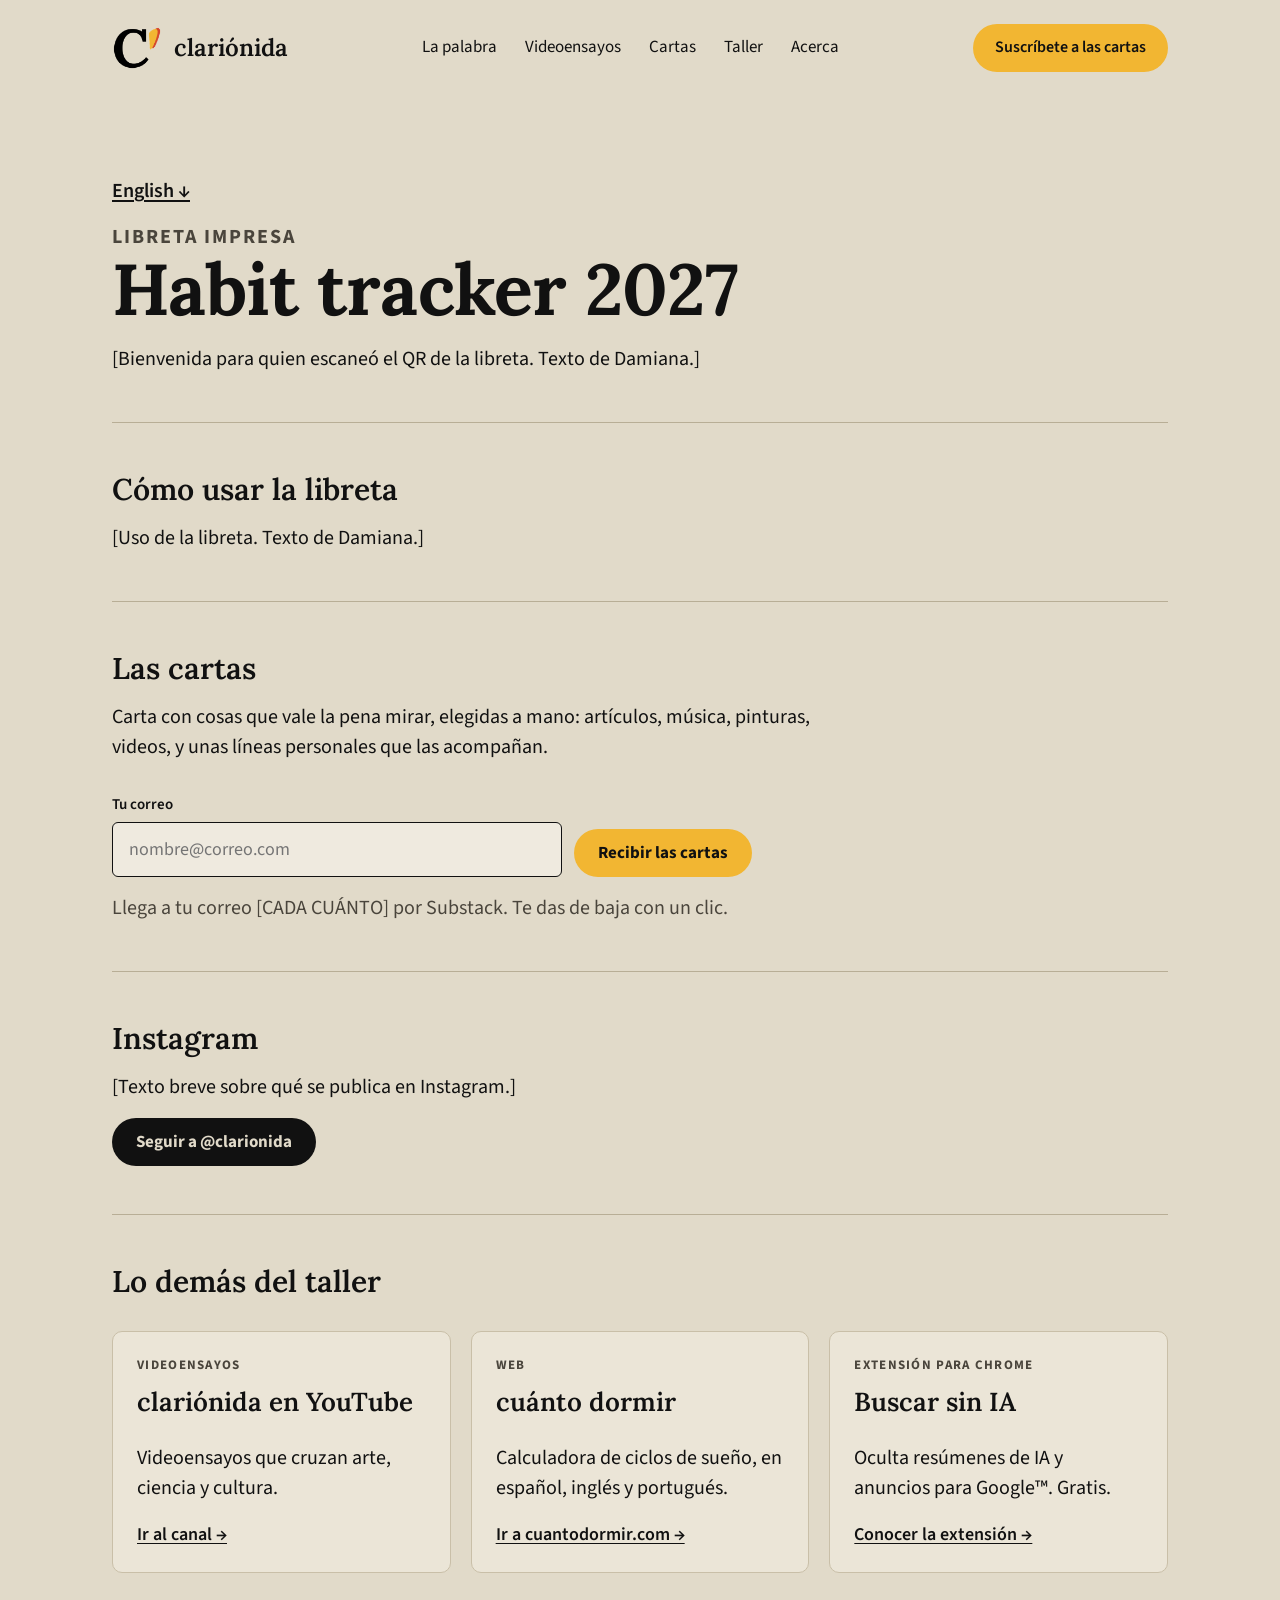
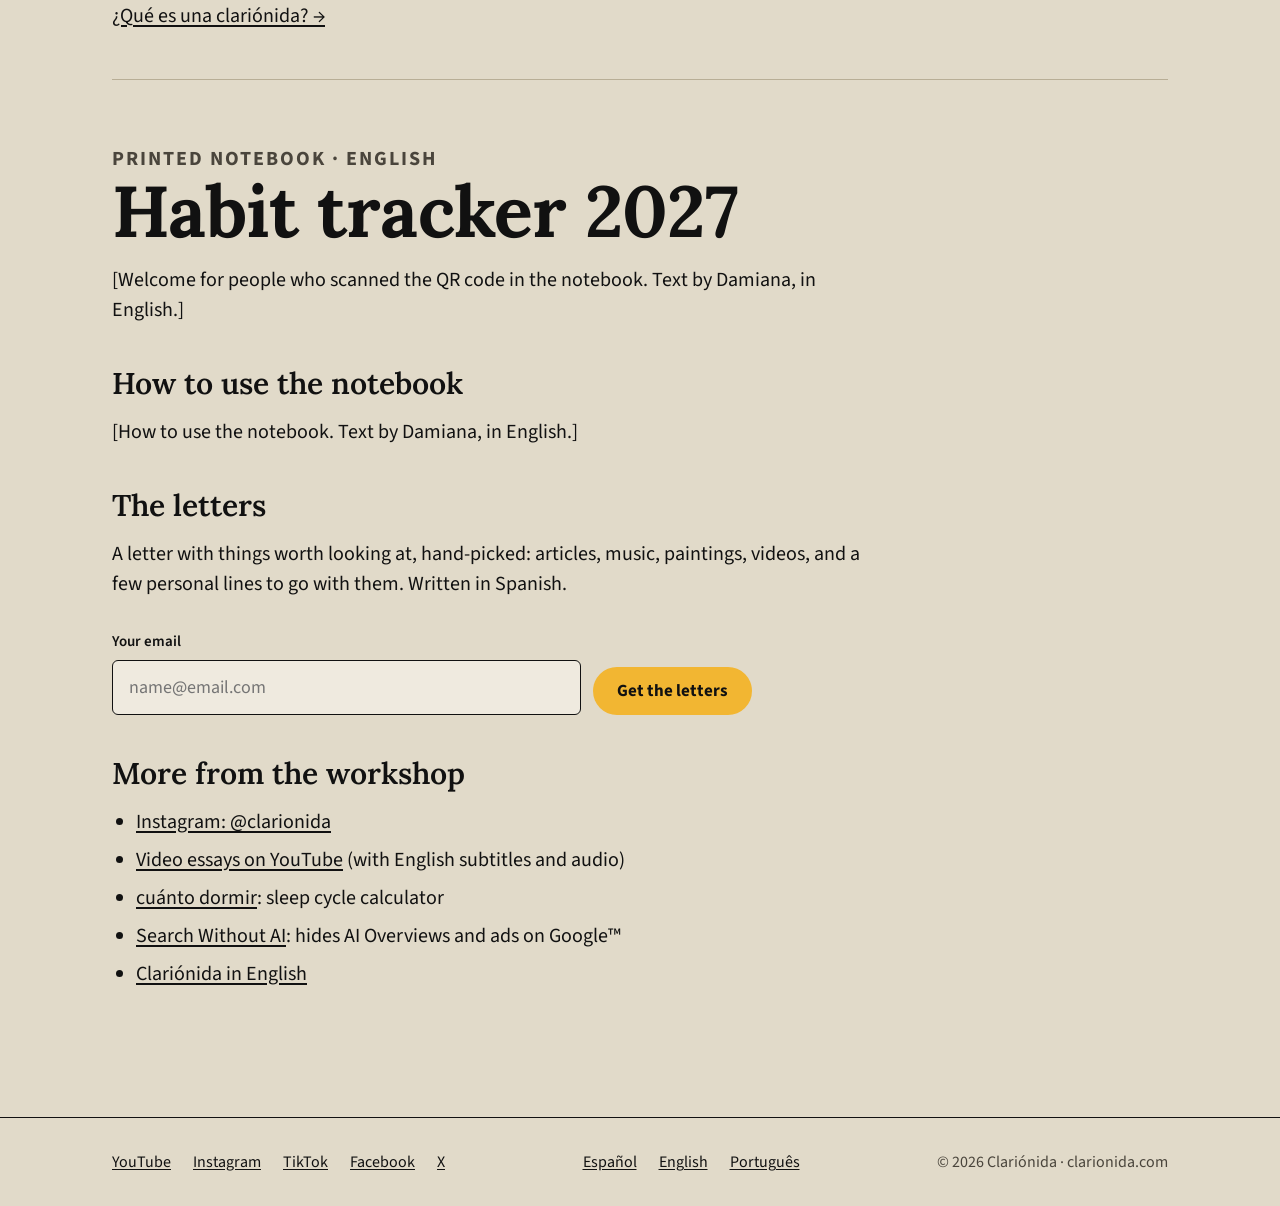
<file: libreta/index.html>
<!doctype html>
<html lang="es">
<head>
<meta charset="utf-8">
<meta name="viewport" content="width=device-width, initial-scale=1">
<title>Habit tracker 2027 · clariónida</title>
<meta name="description" content="Bienvenida a la libreta Habit tracker 2027 de Clariónida: cómo usarla, las cartas y lo demás del taller.">
<link rel="canonical" href="https://clarionida.com/libreta/">
<meta property="og:type" content="website">
<meta property="og:site_name" content="clariónida">
<meta property="og:title" content="Habit tracker 2027 · clariónida">
<meta property="og:description" content="Un año de hábitos, para llevarlo a mano.">
<meta property="og:url" content="https://clarionida.com/libreta/">
<meta property="og:image" content="https://clarionida.com/assets/img/compartir.png">
<meta property="og:locale" content="es_LA">
<meta name="twitter:card" content="summary_large_image">
<meta name="theme-color" content="#E1DAC9">
<link rel="icon" type="image/png" sizes="32x32" href="/assets/img/favicon-32.png">
<link rel="apple-touch-icon" href="/assets/img/apple-touch-icon.png">
<link rel="preconnect" href="https://fonts.googleapis.com">
<link rel="preconnect" href="https://fonts.gstatic.com" crossorigin>
<link rel="stylesheet" href="https://fonts.googleapis.com/css2?family=Lora:ital,wght@0,400;0,600;0,700;1,400&amp;family=Source+Sans+3:ital,wght@0,400;0,600;0,700;1,400&amp;display=swap">
<link rel="stylesheet" href="/assets/css/estilo.css">
<script src="/assets/js/config.js" defer></script>
<script src="/assets/js/sitio.js" defer></script>
</head>
<body>
<a class="saltar" href="#contenido">Saltar al contenido</a>

<header class="contenedor cabecera">
  <a class="marca" href="/">
    <img src="/assets/img/logo-clarionida.png" alt="" width="359" height="316">
    <span>clariónida</span>
  </a>
  <nav class="nav" aria-label="Principal">
    <a href="/#palabra">La palabra</a>
    <a href="/#videoensayos">Videoensayos</a>
    <a href="/#cartas">Cartas</a>
    <a href="/#taller">Taller</a>
    <a href="/#acerca">Acerca</a>
  </nav>
  <a class="boton boton--chico" href="#cartas">Suscríbete<span class="solo-ancho">&nbsp;a las cartas</span></a>
</header>

<main id="contenido" class="contenedor pagina">

  <section class="seccion" aria-labelledby="t-libreta">
    <p class="cambio-idioma"><a href="#english" hreflang="en" lang="en">English ↓</a></p>
    <p class="antetitulo">Libreta impresa</p>
    <h1 class="titulo-1" id="t-libreta">Habit tracker 2027</h1>
    <p class="entradilla">[Bienvenida para quien escaneó el QR de la libreta. Texto de Damiana.]</p>
    <p data-si-enlace="amazonLibreta" hidden><a class="boton" data-enlace="amazonLibreta" href="#">Ver la libreta en Amazon</a></p>
  </section>

  <section class="seccion" aria-labelledby="t-uso">
    <h2 class="titulo-3" id="t-uso">Cómo usar la libreta</h2>
    <p>[Uso de la libreta. Texto de Damiana.]</p>
  </section>

  <section class="seccion" id="cartas" aria-labelledby="t-cartas">
    <h2 class="titulo-3" id="t-cartas">Las cartas</h2>
    <p>Carta con cosas que vale la pena mirar, elegidas a mano: artículos, música, pinturas, videos, y unas líneas personales que las acompañan.</p>
    <form class="form-cartas" data-cartas>
      <label>Tu correo
        <input class="campo" type="email" name="email" placeholder="nombre@correo.com" autocomplete="email" required>
      </label>
      <button class="boton" type="submit">Recibir las cartas</button>
    </form>
    <p class="nota">Llega a tu correo [CADA CUÁNTO] por Substack. Te das de baja con un clic.</p>
  </section>

  <section class="seccion" aria-labelledby="t-instagram">
    <h2 class="titulo-3" id="t-instagram">Instagram</h2>
    <p>[Texto breve sobre qué se publica en Instagram.]</p>
    <p><a class="boton boton--oscuro" href="https://www.instagram.com/clarionida">Seguir a @clarionida</a></p>
  </section>

  <section class="seccion" aria-labelledby="t-taller">
    <h2 class="titulo-3" id="t-taller">Lo demás del taller</h2>
    <div class="tarjetas">
      <div class="tarjeta">
        <span class="tarjeta__tipo">Videoensayos</span>
        <h3>clariónida en YouTube</h3>
        <p>Videoensayos que cruzan arte, ciencia y cultura.</p>
        <a class="tarjeta__enlace" href="https://www.youtube.com/@clarionida">Ir al canal →</a>
      </div>
      <div class="tarjeta">
        <span class="tarjeta__tipo">Web</span>
        <h3>cuánto dormir</h3>
        <p>Calculadora de ciclos de sueño, en español, inglés y portugués.</p>
        <a class="tarjeta__enlace" href="https://cuantodormir.com">Ir a cuantodormir.com →</a>
      </div>
      <div class="tarjeta">
        <span class="tarjeta__tipo">Extensión para Chrome</span>
        <h3>Buscar sin IA</h3>
        <p>Oculta resúmenes de IA y anuncios para Google™. Gratis.</p>
        <a class="tarjeta__enlace" href="/buscar-sin-ia/">Conocer la extensión →</a>
      </div>
    </div>
    <p class="dato" style="margin-top: 28px"><a href="/clarionida/">¿Qué es una clariónida? →</a></p>
  </section>

  <section class="seccion" id="english" lang="en" aria-labelledby="t-english">
    <p class="antetitulo">Printed notebook · English</p>
    <h2 class="titulo-1" id="t-english">Habit tracker 2027</h2>
    <p class="entradilla">[Welcome for people who scanned the QR code in the notebook. Text by Damiana, in English.]</p>
    <p data-si-enlace="amazonLibretaEn" hidden><a class="boton" data-enlace="amazonLibretaEn" href="#">See the notebook on Amazon</a></p>

    <h3 class="titulo-3" style="margin-top: 40px">How to use the notebook</h3>
    <p>[How to use the notebook. Text by Damiana, in English.]</p>

    <h3 class="titulo-3" style="margin-top: 40px">The letters</h3>
    <p>A letter with things worth looking at, hand-picked: articles, music, paintings, videos, and a few personal lines to go with them. Written in Spanish.</p>
    <form class="form-cartas" data-cartas>
      <label>Your email
        <input class="campo" type="email" name="email" placeholder="name@email.com" autocomplete="email" required>
      </label>
      <button class="boton" type="submit">Get the letters</button>
    </form>

    <h3 class="titulo-3" style="margin-top: 40px">More from the workshop</h3>
    <ul>
      <li><a href="https://www.instagram.com/clarionida">Instagram: @clarionida</a></li>
      <li><a href="https://www.youtube.com/@clarionida">Video essays on YouTube</a> (with English subtitles and audio)</li>
      <li><a href="https://cuantodormir.com/en/"><span lang="es">cuánto dormir</span></a>: sleep cycle calculator</li>
      <li><a href="/buscar-sin-ia/en/">Search Without AI</a>: hides AI Overviews and ads on Google™</li>
      <li><a href="/en/">Clariónida in English</a></li>
    </ul>
  </section>

</main>

<footer class="pie">
  <div class="contenedor pie__dentro">
    <nav aria-label="Redes">
      <a href="https://www.youtube.com/@clarionida">YouTube</a>
      <a href="https://www.instagram.com/clarionida">Instagram</a>
      <a href="https://www.tiktok.com/@clarionida">TikTok</a>
      <a href="https://www.facebook.com/clarionida">Facebook</a>
      <a href="https://x.com/clarionida">X</a>
      <a data-enlace="whatsapp" data-si-enlace="whatsapp" href="#" hidden>WhatsApp</a>
    </nav>
    <nav class="idiomas" aria-label="Idioma">
      <a href="/" hreflang="es" lang="es">Español</a>
      <a href="/en/" hreflang="en" lang="en">English</a>
      <a href="/pt/" hreflang="pt" lang="pt">Português</a>
    </nav>
    <span class="pie__firma">© <span data-anio>2026</span> Clariónida · clarionida.com</span>
  </div>
</footer>
</body>
</html>
</file>
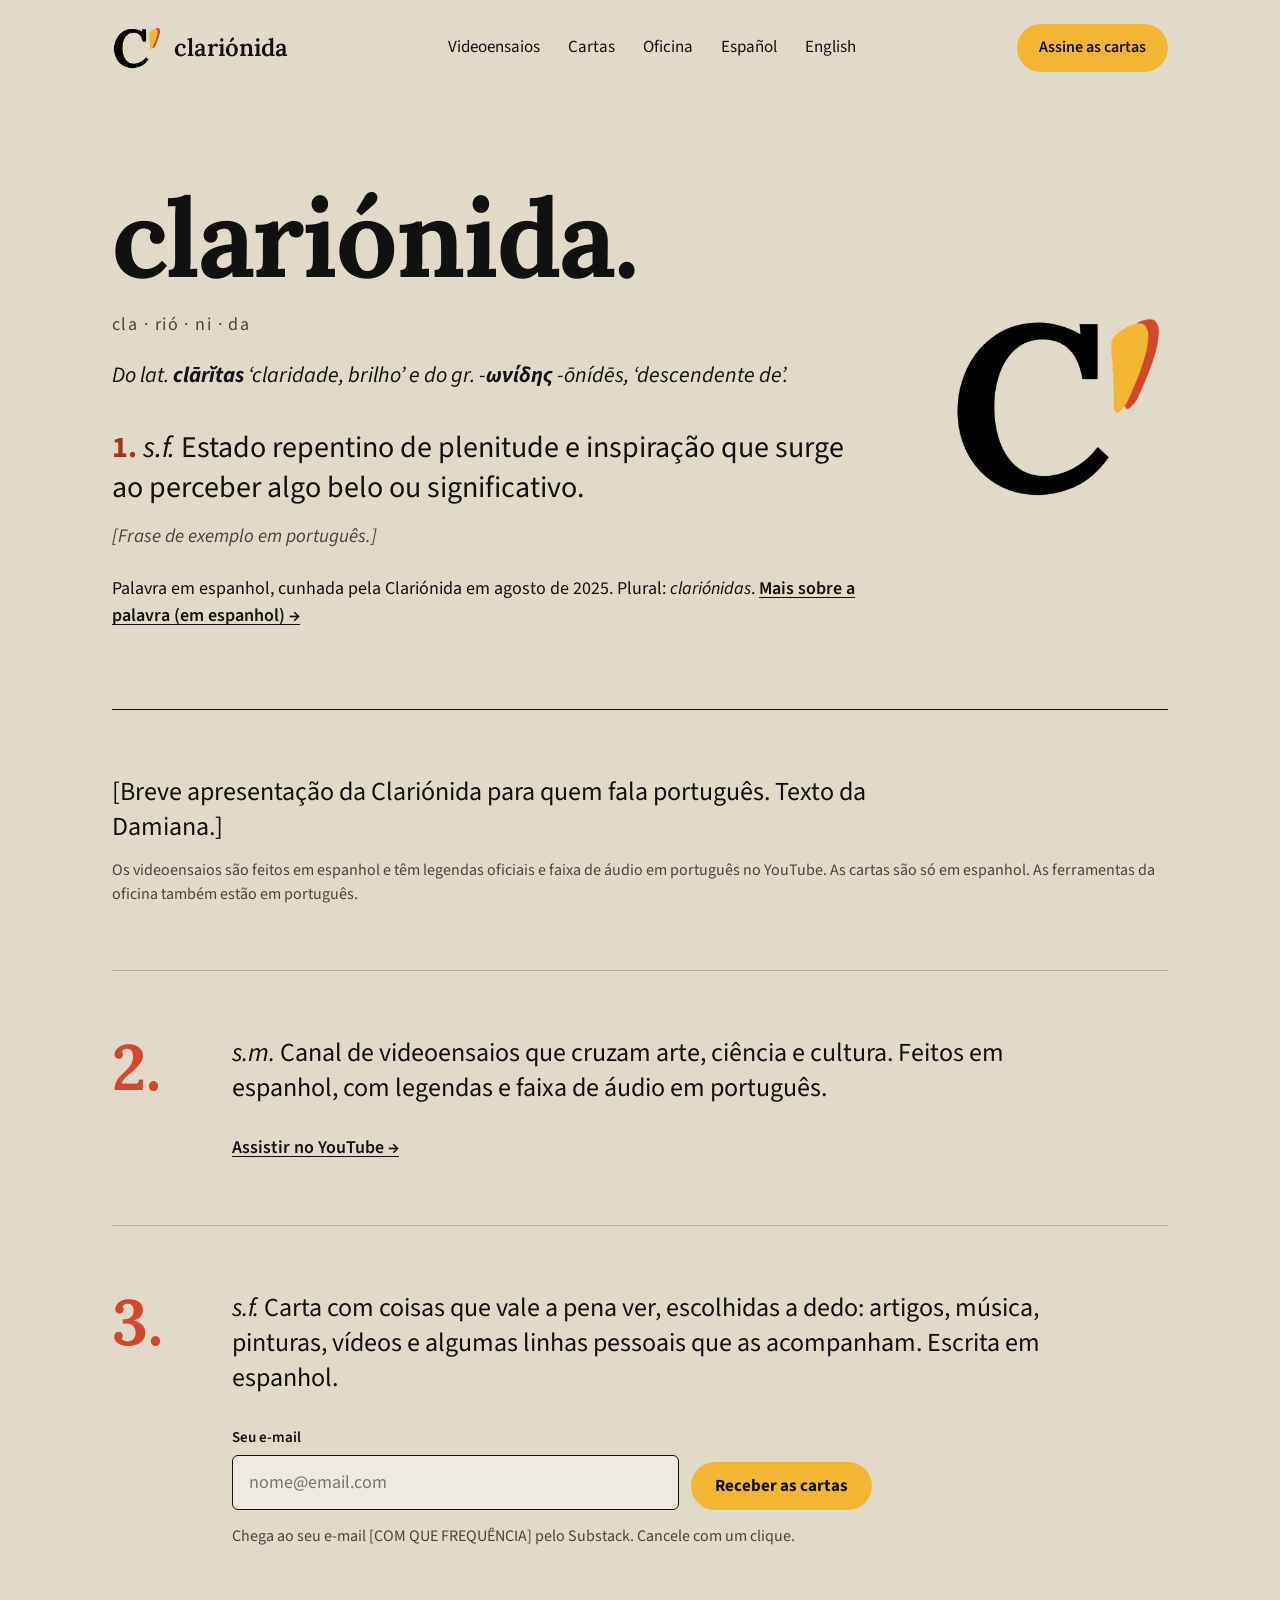
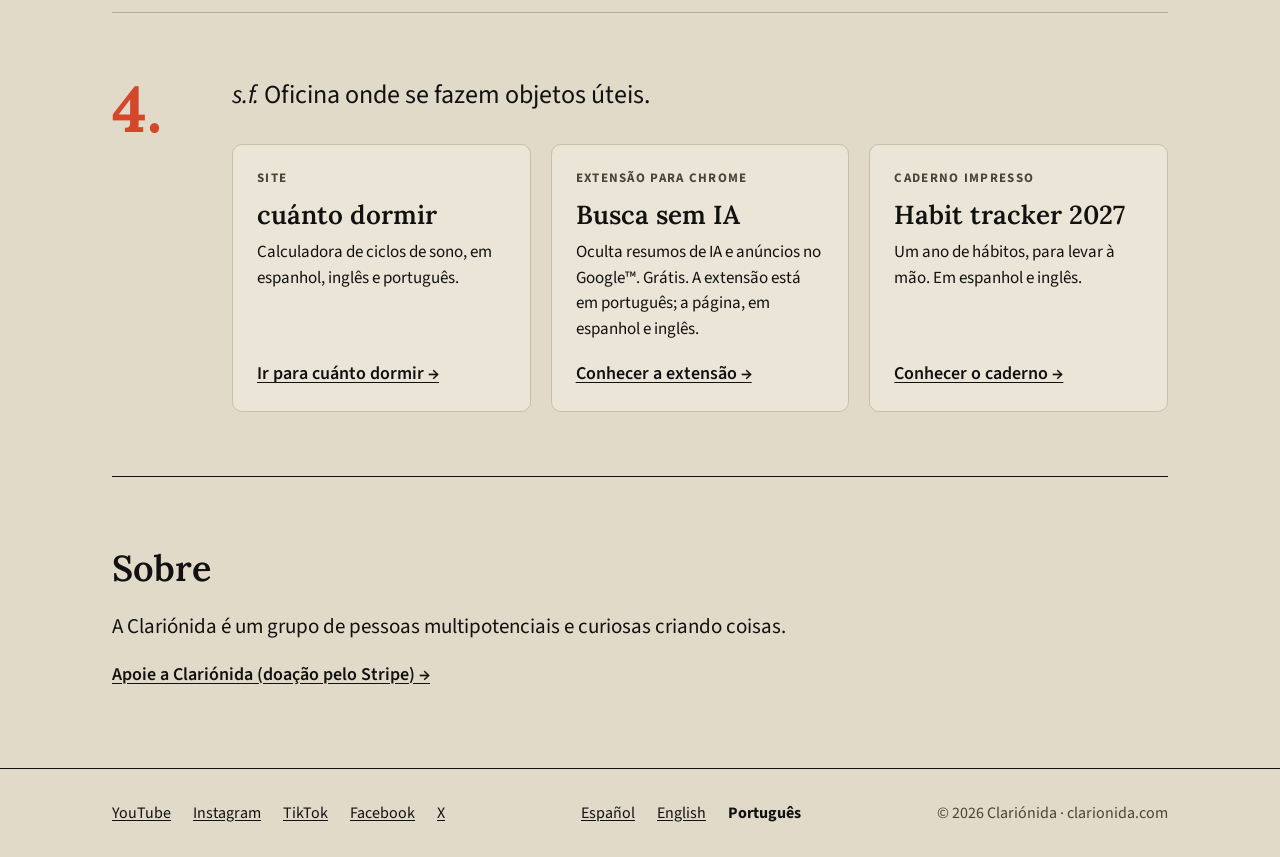
<file: pt/index.html>
<!doctype html>
<html lang="pt">
<head>
<meta charset="utf-8">
<meta name="viewport" content="width=device-width, initial-scale=1">
<title>clariónida · em português</title>
<meta name="description" content="Clariónida: estado repentino de plenitude e inspiração que surge ao perceber algo belo ou significativo. Videoensaios, cartas e uma oficina onde se fazem objetos úteis.">
<link rel="canonical" href="https://clarionida.com/pt/">
<link rel="alternate" hreflang="es" href="https://clarionida.com/">
<link rel="alternate" hreflang="en" href="https://clarionida.com/en/">
<link rel="alternate" hreflang="pt" href="https://clarionida.com/pt/">
<link rel="alternate" hreflang="x-default" href="https://clarionida.com/">
<meta property="og:type" content="website">
<meta property="og:site_name" content="clariónida">
<meta property="og:title" content="clariónida">
<meta property="og:description" content="Estado repentino de plenitude e inspiração que surge ao perceber algo belo ou significativo.">
<meta property="og:url" content="https://clarionida.com/pt/">
<meta property="og:image" content="https://clarionida.com/assets/img/compartir.png">
<meta property="og:locale" content="pt_BR">
<meta name="twitter:card" content="summary_large_image">
<meta name="theme-color" content="#E1DAC9">
<link rel="icon" type="image/png" sizes="32x32" href="/assets/img/favicon-32.png">
<link rel="apple-touch-icon" href="/assets/img/apple-touch-icon.png">
<link rel="preconnect" href="https://fonts.googleapis.com">
<link rel="preconnect" href="https://fonts.gstatic.com" crossorigin>
<link rel="stylesheet" href="https://fonts.googleapis.com/css2?family=Lora:ital,wght@0,400;0,600;0,700;1,400&amp;family=Source+Sans+3:ital,wght@0,400;0,600;0,700;1,400&amp;display=swap">
<link rel="stylesheet" href="/assets/css/estilo.css">
<script src="/assets/js/config.js" defer></script>
<script src="/assets/js/sitio.js" defer></script>
</head>
<body>
<a class="saltar" href="#contenido">Pular para o conteúdo</a>

<header class="contenedor cabecera">
  <a class="marca" href="/pt/">
    <img src="/assets/img/logo-clarionida.png" alt="" width="359" height="316">
    <span>clariónida</span>
  </a>
  <nav class="nav" aria-label="Principal">
    <a href="#videoensaios">Videoensaios</a>
    <a href="#cartas">Cartas</a>
    <a href="#oficina">Oficina</a>
    <a href="/" hreflang="es" lang="es">Español</a>
    <a href="/en/" hreflang="en" lang="en">English</a>
  </nav>
  <a class="boton boton--chico" href="#cartas">Assine<span class="solo-ancho">&nbsp;as cartas</span></a>
</header>

<main id="contenido" class="contenedor">

  <section class="entrada" aria-labelledby="lema">
    <div class="entrada__texto">
      <h1 class="lema" id="lema" lang="es">clariónida.</h1>
      <p class="pronunciacion" lang="es">cla · rió · ni · da</p>
      <p class="etimologia">Do lat. <b lang="la">clārĭtas</b> ‘claridade, brilho’ e do gr. -<b lang="grc">ωνίδης</b> -ōnídēs, ‘descendente de’.</p>
      <p class="acepcion-1"><span class="num">1.</span> <i>s.f.</i> Estado repentino de plenitude e inspiração que surge ao perceber algo belo ou significativo.</p>
      <p class="ejemplo">[Frase de exemplo em português.]</p>
      <p class="mas" style="font-weight: 400">Palavra em espanhol, cunhada pela Clariónida em agosto de 2025. Plural: <i lang="es">clariónidas</i>. <a href="/clarionida/" hreflang="es" style="font-weight: 600">Mais sobre a palavra (em espanhol) →</a></p>
    </div>
    <div class="entrada__logo">
      <img src="/assets/img/logo-clarionida.png" alt="Logotipo da Clariónida: um C preto com uma pincelada amarela e vermelha" width="359" height="316">
    </div>
  </section>

  <section class="acepcion" aria-label="Sobre">
    <div class="acepcion__cuerpo" style="flex-basis: 100%">
      <p class="definicion">[Breve apresentação da Clariónida para quem fala português. Texto da Damiana.]</p>
      <p class="nota">Os videoensaios são feitos em espanhol e têm legendas oficiais e faixa de áudio em português no YouTube. As cartas são só em espanhol. As ferramentas da oficina também estão em português.</p>
    </div>
  </section>

  <section class="acepcion" id="videoensaios" aria-label="Videoensaios">
    <div class="acepcion__num" aria-hidden="true">2.</div>
    <div class="acepcion__cuerpo">
      <p class="definicion"><i>s.m.</i> Canal de videoensaios que cruzam arte, ciência e cultura. Feitos em espanhol, com legendas e faixa de áudio em português.</p>
      <p style="margin: 28px 0 0"><a href="https://www.youtube.com/@clarionida" style="font-weight: 600">Assistir no YouTube →</a></p>
    </div>
  </section>

  <section class="acepcion" id="cartas" aria-label="Cartas">
    <div class="acepcion__num" aria-hidden="true">3.</div>
    <div class="acepcion__cuerpo">
      <p class="definicion"><i>s.f.</i> Carta com coisas que vale a pena ver, escolhidas a dedo: artigos, música, pinturas, vídeos e algumas linhas pessoais que as acompanham. Escrita em espanhol.</p>
      <form class="form-cartas" data-cartas>
        <label>Seu e-mail
          <input class="campo" type="email" name="email" placeholder="nome@email.com" autocomplete="email" required>
        </label>
        <button class="boton" type="submit">Receber as cartas</button>
      </form>
      <p class="nota">Chega ao seu e-mail [COM QUE FREQUÊNCIA] pelo Substack. Cancele com um clique.</p>
    </div>
  </section>

  <section class="acepcion acepcion--cierre" id="oficina" aria-label="Oficina">
    <div class="acepcion__num" aria-hidden="true">4.</div>
    <div class="acepcion__cuerpo">
      <p class="definicion"><i>s.f.</i> Oficina onde se fazem objetos úteis.</p>
      <div class="tarjetas">
        <div class="tarjeta">
          <span class="tarjeta__tipo">Site</span>
          <h3 lang="es">cuánto dormir</h3>
          <p>Calculadora de ciclos de sono, em espanhol, inglês e português.</p>
          <a class="tarjeta__enlace" href="https://cuantodormir.com/pt/">Ir para cuánto dormir →</a>
        </div>
        <div class="tarjeta">
          <span class="tarjeta__tipo">Extensão para Chrome</span>
          <h3>Busca sem IA</h3>
          <p>Oculta resumos de IA e anúncios no Google™. Grátis. A extensão está em português; a página, em espanhol e inglês.</p>
          <a class="tarjeta__enlace" href="/buscar-sin-ia/">Conhecer a extensão →</a>
        </div>
        <div class="tarjeta">
          <span class="tarjeta__tipo">Caderno impresso</span>
          <h3>Habit tracker 2027</h3>
          <p>Um ano de hábitos, para levar à mão. Em espanhol e inglês.</p>
          <a class="tarjeta__enlace" href="/libreta/">Conhecer o caderno →</a>
        </div>
      </div>
    </div>
  </section>

  <section class="acerca" aria-labelledby="titulo-acerca">
    <h2 id="titulo-acerca">Sobre</h2>
    <p>A Clariónida é um grupo de pessoas multipotenciais e curiosas criando coisas.</p>
    <p style="margin-top: 18px; font-size: 18px"><a href="https://donate.stripe.com/bJeeVfgHU7Npa1A59ocAo00" style="font-weight: 600">Apoie a Clariónida (doação pelo Stripe) →</a></p>
  </section>
</main>

<footer class="pie">
  <div class="contenedor pie__dentro">
    <nav aria-label="Redes">
      <a href="https://www.youtube.com/@clarionida">YouTube</a>
      <a href="https://www.instagram.com/clarionida">Instagram</a>
      <a href="https://www.tiktok.com/@clarionida">TikTok</a>
      <a href="https://www.facebook.com/clarionida">Facebook</a>
      <a href="https://x.com/clarionida">X</a>
      <a data-enlace="whatsapp" data-si-enlace="whatsapp" href="#" hidden>WhatsApp</a>
    </nav>
    <nav class="idiomas" aria-label="Idioma">
      <a href="/" hreflang="es" lang="es">Español</a>
      <a href="/en/" hreflang="en" lang="en">English</a>
      <a href="/pt/" hreflang="pt" lang="pt" aria-current="page">Português</a>
    </nav>
    <span class="pie__firma">© <span data-anio>2026</span> Clariónida · clarionida.com</span>
  </div>
</footer>
</body>
</html>
</file>
<file: assets/css/estilo.css>
/* clarionida.com — hoja de estilo única.
   Colores y tipografías según el brief: cambia aquí y se aplica a todo el sitio. */

:root {
  --fondo: #E1DAC9;
  --texto: #111111;
  --texto-2: #4A453C;
  --bermellon: #D4472B;        /* solo tamaños grandes (números de acepción) */
  --bermellon-oscuro: #A3361D; /* texto chico y hover */
  --mostaza: #F2B632;          /* botones, con texto negro */
  --tarjeta: #EBE5D7;
  --borde-tarjeta: #C9BFA8;
  --linea: #B8AE96;
  --campo: #EFEADF;
  --pantalla: #2B2823;

  --serif: 'Lora', Georgia, 'Times New Roman', serif;
  --sans: 'Source Sans 3', system-ui, -apple-system, 'Segoe UI', sans-serif;

  --ancho: 1120px;
  --margen: 32px;
}

*, *::before, *::after { box-sizing: border-box; }
html { -webkit-text-size-adjust: 100%; scroll-behavior: smooth; }
@media (prefers-reduced-motion: reduce) { html { scroll-behavior: auto; } }

body {
  margin: 0;
  background: var(--fondo);
  color: var(--texto);
  font-family: var(--sans);
  font-size: 18px;
  line-height: 1.5;
}

img { max-width: 100%; height: auto; }
a { color: var(--texto); text-underline-offset: 0.15em; }
a:hover { color: var(--bermellon-oscuro); }
:focus-visible { outline: 2px solid var(--texto); outline-offset: 2px; }
[hidden] { display: none !important; }

.saltar {
  position: absolute; left: -9999px; top: 12px;
  background: var(--texto); color: var(--fondo);
  padding: 10px 16px; border-radius: 6px; z-index: 10;
}
.saltar:focus { left: 12px; color: var(--fondo); }

.contenedor { max-width: var(--ancho); margin: 0 auto; padding-inline: var(--margen); }
.angosto { max-width: 760px; }

/* ---------- Cabecera ---------- */
.cabecera {
  display: flex; flex-wrap: wrap; align-items: center; justify-content: space-between;
  gap: 16px 20px; padding-block: 24px;
}
.marca { display: flex; align-items: center; gap: 12px; text-decoration: none; }
.marca img { height: 44px; width: auto; }
.marca span { font-family: var(--serif); font-size: 24px; font-weight: 600; }
.nav { display: flex; flex-wrap: wrap; gap: 8px 28px; font-size: 17px; }
.nav a { text-decoration: none; }
.nav a:hover { text-decoration: underline; }

/* ---------- Botones ---------- */
.boton {
  display: inline-flex; align-items: center; justify-content: center;
  min-height: 48px; padding: 12px 24px;
  font: inherit; font-weight: 700; font-size: 17px; line-height: 1.2;
  background: var(--mostaza); color: var(--texto);
  border: none; border-radius: 999px; cursor: pointer;
  text-decoration: none;
}
.boton:hover { color: var(--texto); text-decoration: underline; }
.boton--oscuro { background: var(--texto); color: var(--fondo); }
.boton--oscuro:hover { color: var(--fondo); }
.boton--chico { font-size: 16px; padding: 12px 22px; font-weight: 600; }

/* ---------- Entrada de diccionario (acepción 1) ---------- */
.entrada {
  display: flex; flex-wrap: wrap; align-items: center; gap: 40px 64px;
  padding: 88px 0 80px; border-bottom: 1.5px solid var(--texto);
}
.entrada__texto { flex: 999 1 560px; min-width: 0; }
.entrada__logo { flex: 1 1 220px; display: flex; justify-content: center; }
.entrada__logo img { width: 100%; max-width: 300px; }

.lema {
  margin: 0; font-family: var(--serif); font-weight: 700;
  font-size: clamp(46px, 8.5vw, 116px); line-height: 1; letter-spacing: -0.02em;
}
.pronunciacion { margin: 18px 0 0; font-size: 18px; color: var(--texto-2); letter-spacing: 0.08em; }
.etimologia { margin: 22px 0 0; font-size: 22px; font-style: italic; line-height: 1.45; }
.acepcion-1 { margin: 36px 0 0; font-size: clamp(22px, 2.4vw, 30px); line-height: 1.35; max-width: 760px; }
.acepcion-1 .num { color: var(--bermellon-oscuro); font-weight: 700; }
.ejemplo { margin: 14px 0 0; font-size: 19px; font-style: italic; color: var(--texto-2); }
.mas { margin: 24px 0 0; font-weight: 600; }

/* ---------- Acepciones 2, 3, 4 ---------- */
.acepcion {
  display: flex; flex-wrap: wrap; gap: 8px 32px;
  padding: 64px 0; border-bottom: 1px solid var(--linea);
}
.acepcion--cierre { border-bottom: 1.5px solid var(--texto); }
.acepcion__num {
  flex: 0 0 88px; font-family: var(--serif); font-size: 64px; line-height: 1;
  color: var(--bermellon); font-weight: 700;
}
.acepcion__cuerpo { flex: 999 1 520px; min-width: 0; }
.definicion { margin: 0; font-size: 26px; line-height: 1.35; max-width: 820px; }
.nota { margin: 14px 0 0; font-size: 16px; color: var(--texto-2); }

/* ---------- Videos ---------- */
.videos {
  display: grid; grid-template-columns: repeat(auto-fit, minmax(240px, 1fr));
  gap: 24px; margin-top: 32px;
}
.video { display: flex; flex-direction: column; gap: 12px; text-decoration: none; }
.video__mini {
  position: relative; aspect-ratio: 16 / 9; background: var(--pantalla);
  border-radius: 6px; overflow: hidden;
  display: flex; align-items: center; justify-content: center;
}
.video__mini img { position: absolute; inset: 0; width: 100%; height: 100%; object-fit: cover; }
.video__titulo { font-weight: 600; font-size: 18px; line-height: 1.3; }
.video:hover .video__titulo { text-decoration: underline; }

/* ---------- Formularios ---------- */
.form-cartas {
  display: flex; flex-wrap: wrap; align-items: flex-end; gap: 12px;
  margin-top: 32px; max-width: 640px;
}
.form-cartas label {
  flex: 1 1 300px; display: flex; flex-direction: column; gap: 6px;
  font-size: 15px; font-weight: 600;
}
.campo {
  font: inherit; font-weight: 400; font-size: 18px; padding: 13px 16px;
  border: 1.5px solid var(--texto); border-radius: 6px;
  background: var(--campo); color: var(--texto); width: 100%;
}
.campo:focus { outline: 2px solid var(--texto); outline-offset: 2px; }
textarea.campo { resize: vertical; min-height: 140px; }
.mensaje-form { margin: 12px 0 0; font-size: 16px; font-weight: 600; }
.mensaje-form--error { color: var(--bermellon-oscuro); }
.oculto-visual {
  position: absolute !important; width: 1px; height: 1px; overflow: hidden;
  clip: rect(0 0 0 0); white-space: nowrap;
}

/* ---------- Tarjetas (taller) ---------- */
.tarjetas {
  display: grid; grid-template-columns: repeat(auto-fit, minmax(240px, 1fr));
  gap: 20px; margin-top: 32px;
}
.tarjeta {
  background: var(--tarjeta); border: 1px solid var(--borde-tarjeta); border-radius: 10px;
  padding: 24px; display: flex; flex-direction: column; gap: 10px;
}
.tarjeta__tipo {
  font-size: 13px; font-weight: 700; letter-spacing: 0.1em;
  text-transform: uppercase; color: var(--texto-2);
}
.tarjeta h3 { margin: 0; font-family: var(--serif); font-size: 26px; font-weight: 600; line-height: 1.2; }
.tarjeta p { margin: 0; font-size: 17px; }
.tarjeta__enlace { margin-top: auto; padding-top: 8px; font-weight: 600; }

.recuadro {
  margin-top: 24px; padding: 18px 20px;
  border: 1px solid var(--borde-tarjeta); border-radius: 10px; background: var(--tarjeta);
  font-size: 17px; display: flex; flex-direction: column; gap: 6px;
}

/* ---------- Sobre la palabra ---------- */
.palabra {
  display: flex; flex-wrap: wrap; gap: 32px 64px;
  padding: 80px 0; border-bottom: 1px solid var(--linea);
}
.palabra__texto { flex: 1 1 420px; min-width: 0; }
.palabra__form { flex: 1 1 380px; min-width: 0; }
.titulo-2 { margin: 0; font-family: var(--serif); font-size: 44px; font-weight: 600; line-height: 1.1; }
.titulo-3 { margin: 0; font-family: var(--serif); font-size: 30px; font-weight: 600; line-height: 1.2; }

.form-clarionida { display: flex; flex-direction: column; gap: 14px; }
.form-clarionida label {
  display: flex; flex-direction: column; gap: 8px;
  font-family: var(--serif); font-size: 24px; font-weight: 600;
}
.form-clarionida label small {
  font-family: var(--sans); font-size: 16px; font-weight: 400; color: var(--texto-2);
}
.form-clarionida .boton { align-self: flex-start; }

.acerca { padding: 64px 0 80px; max-width: 760px; }
.acerca h2 { margin: 0; font-family: var(--serif); font-size: 36px; font-weight: 600; }
.acerca p { margin: 16px 0 0; font-size: 21px; }

/* ---------- Páginas interiores ---------- */
.pagina { padding-block: 64px 80px; }
.pagina > * + * { margin-top: 0; }
.seccion { padding: 48px 0; border-top: 1px solid var(--linea); }
.seccion:first-child { border-top: none; padding-top: 0; }
.seccion > p, .seccion > ul, .seccion > ol { max-width: 760px; }
.seccion p { margin: 16px 0 0; font-size: 20px; }
.seccion ul, .seccion ol { margin: 16px 0 0; padding-left: 1.2em; font-size: 20px; }
.seccion li + li { margin-top: 8px; }
.antetitulo {
  margin: 0 0 12px; font-size: 14px; font-weight: 700; letter-spacing: 0.1em;
  text-transform: uppercase; color: var(--texto-2);
}
.titulo-1 {
  margin: 0; font-family: var(--serif); font-weight: 700;
  font-size: clamp(40px, 6vw, 72px); line-height: 1.05; letter-spacing: -0.01em;
}
.entradilla { margin: 20px 0 0; font-size: 22px; max-width: 760px; }
.dato { color: var(--texto-2); font-size: 17px; }

/* Ficha de la palabra */
.ficha {
  display: grid; grid-template-columns: max-content 1fr; gap: 12px 28px;
  margin: 24px 0 0; font-size: 19px; max-width: 760px;
}
.ficha dt { font-weight: 700; }
.ficha dd { margin: 0; }

/* ---------- Enlaces (link-in-bio) ---------- */
.bio { max-width: 520px; margin: 0 auto; padding: 48px var(--margen) 64px; text-align: center; }
.bio__logo img { width: 96px; height: auto; }
.bio__nombre { margin: 12px 0 0; font-family: var(--serif); font-size: 40px; font-weight: 700; line-height: 1.1; }
.bio__pron { margin: 6px 0 0; color: var(--texto-2); letter-spacing: 0.08em; font-size: 16px; }
.bio__lista { list-style: none; margin: 32px 0 0; padding: 0; display: flex; flex-direction: column; gap: 12px; }
.bio__lista a {
  display: flex; flex-direction: column; gap: 2px;
  padding: 16px 20px; min-height: 56px; justify-content: center;
  background: var(--tarjeta); border: 1px solid var(--borde-tarjeta); border-radius: 12px;
  text-decoration: none; font-weight: 700; font-size: 18px; line-height: 1.25;
}
.bio__lista a small { font-weight: 400; font-size: 15px; color: var(--texto-2); }
.bio__lista a:hover { border-color: var(--texto); color: var(--texto); }
.bio__lista a.destacado { background: var(--mostaza); border-color: var(--mostaza); }
.bio__lista a.destacado small { color: var(--texto); }
.bio__redes { display: flex; flex-wrap: wrap; justify-content: center; gap: 8px 20px; margin: 32px 0 0; font-size: 17px; }

/* ---------- Pie ---------- */
.pie { border-top: 1.5px solid var(--texto); }
.pie__dentro {
  display: flex; flex-wrap: wrap; justify-content: space-between; align-items: center;
  gap: 16px 32px; padding-block: 32px; font-size: 16px;
}
.pie nav { display: flex; flex-wrap: wrap; gap: 8px 22px; }
.pie__firma { color: var(--texto-2); }

/* ---------- Celular ---------- */
@media (max-width: 760px) {
  .nav { order: 3; width: 100%; gap: 6px 20px; font-size: 16px; }
}
@media (max-width: 640px) {
  :root { --margen: 20px; }
  body { font-size: 17px; }
  .cabecera { padding-block: 18px; }
  .marca img { height: 38px; }
  .marca span { font-size: 21px; }
  .solo-ancho { display: none; }
  .entrada { padding: 48px 0 56px; }
  .lema { font-size: 13vw; }
  .etimologia { font-size: 19px; }
  .entrada__logo img { max-width: 160px; }
  .acepcion { padding: 48px 0; }
  .acepcion__num { font-size: 48px; flex-basis: auto; }
  .definicion { font-size: 22px; }
  .palabra { padding: 56px 0; }
  .titulo-2 { font-size: 34px; }
  .acerca { padding: 48px 0 56px; }
  .acerca p, .entradilla { font-size: 19px; }
  .pagina { padding-block: 40px 56px; }
  .seccion { padding: 36px 0; }
  .seccion p, .seccion ul, .seccion ol { font-size: 18px; }
  .ficha { grid-template-columns: 1fr; gap: 2px; font-size: 18px; }
  .ficha dd { margin-bottom: 12px; }
}

/* ---------- Idiomas ---------- */
.idiomas { display: flex; flex-wrap: wrap; gap: 8px 16px; }
.idiomas a[aria-current] { font-weight: 700; text-decoration: none; }
.bio__idiomas { margin-top: 16px; font-size: 15px; }
.cambio-idioma { margin: 0 0 20px; font-size: 16px; font-weight: 600; }
</file>
